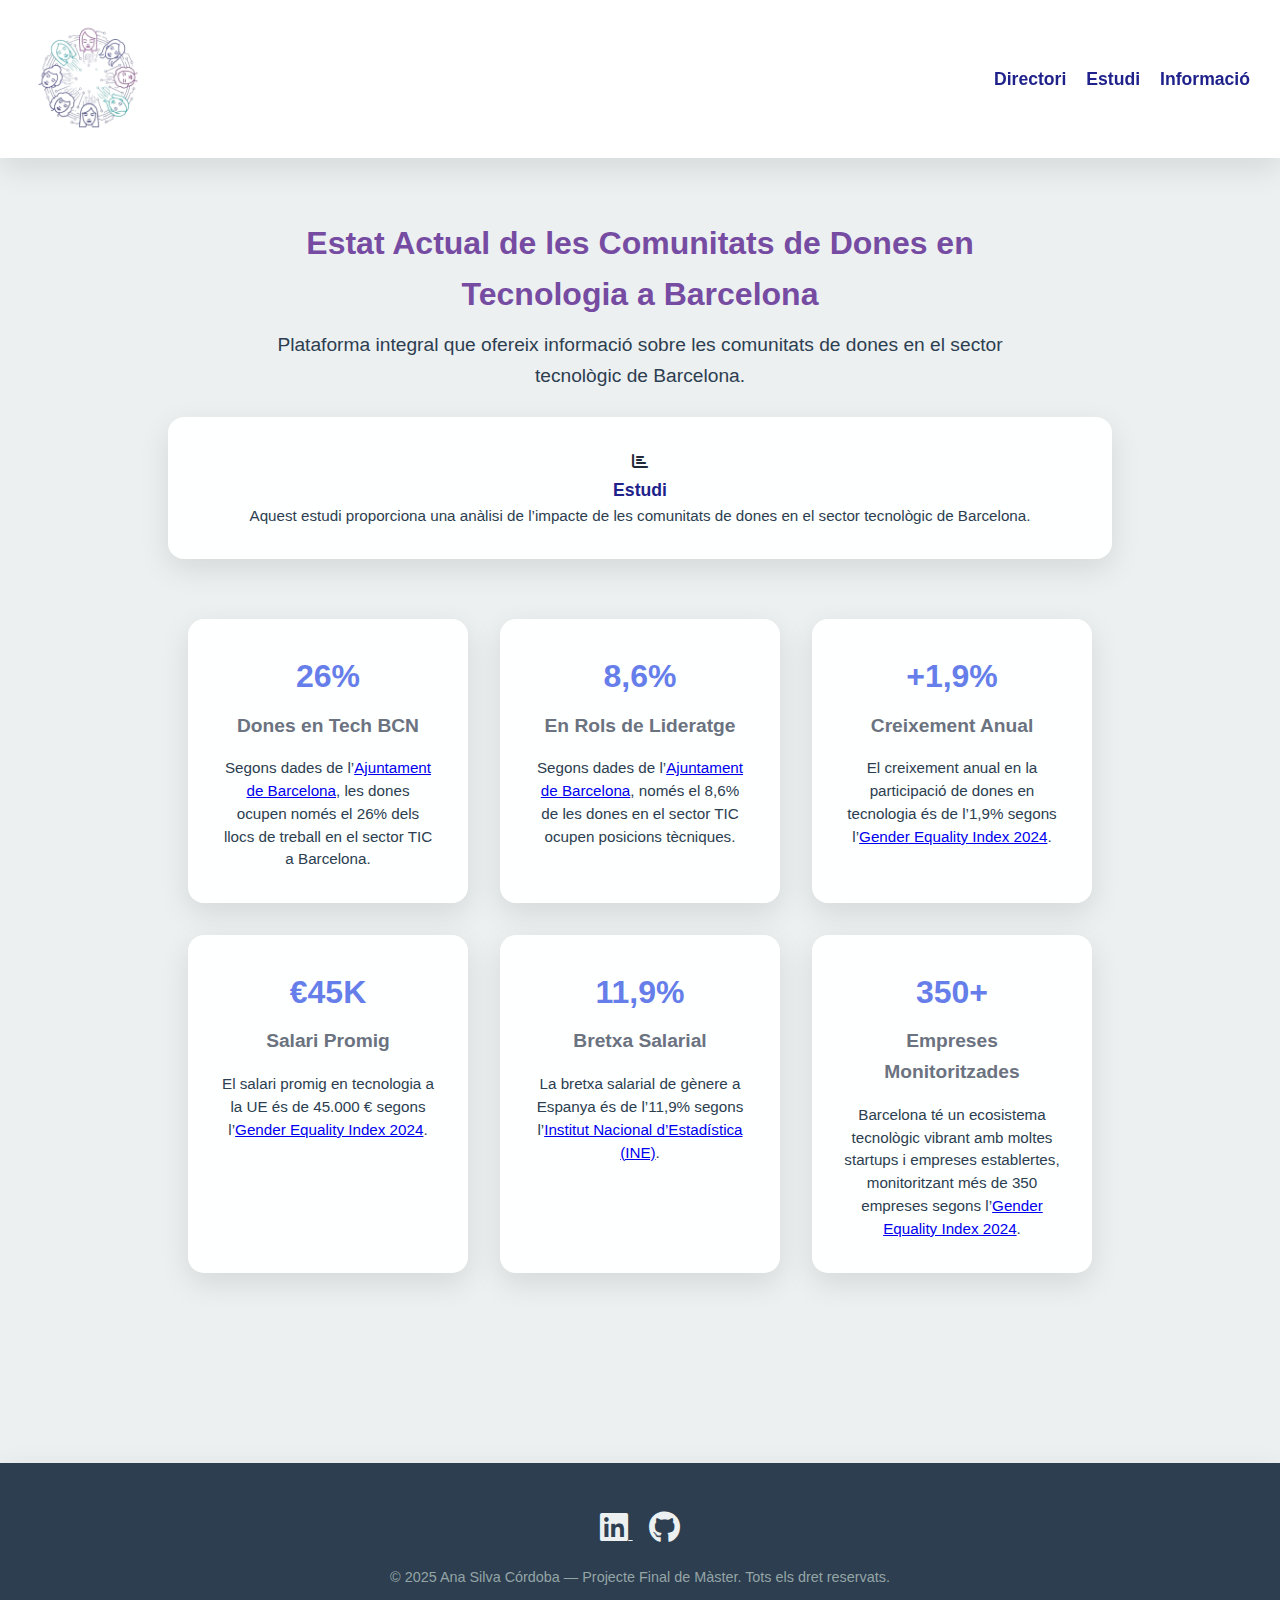
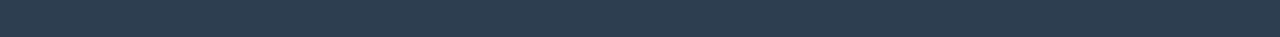
<file: index.html>
<!DOCTYPE html>
<html lang="es">

<head>
    <meta charset="UTF-8">
    <meta name="viewport" content="width=device-width, initial-scale=1.0">
    <title>proyecto Data-community</title>
    <link href="https://cdnjs.cloudflare.com/ajax/libs/font-awesome/6.0.0/css/all.min.css" rel="stylesheet">
    <link rel="stylesheet" href="./vista/css/index.css">
    <link rel="stylesheet" href="./vista/css/">
    <link rel="stylesheet" href="./vista/css/layout.css">
</head>

<body>
    <nav class="navbar">
        <div class="nav-container">
            <a href="./index.html" class="logo">
                <img src="./assets/images/logo-dona.png" alt="Logo" class="logo-img">
            </a>
            <ul class="nav-menu">
                <li><a href="./vista/directory.html" class="nav-link">Directori</a></li>
                <li><a href="./vista/dashboard.html" class="nav-link">Estudi</a></li>
                <li><a href="./vista/info.html" class="nav-link">Informació</a></li>
            </ul>
        </div>
    </nav>
    <main>
        <section class="hero">
            <div class="hero-content">
                <h2>Estat Actual de les <span class="highlight">Comunitats de Dones en Tecnologia</span> a
                    Barcelona</h2>
                <p>Plataforma integral que ofereix informació sobre les comunitats de dones en el sector tecnològic
                    de Barcelona.</p>

                <br>
            </div>

            <section class="stats-grid">
                <div class="stat-card">
                    <div class="feature-icon">
                        <i class="fas fa-chart-bar"></i>
                    </div>
                    <h3 class="chart-title"><a href="./vista/dashboard.html" class="nav-link">Estudi</a></h3>
                    <p>Aquest estudi proporciona una anàlisi de l’impacte de les comunitats de dones en el sector
                        tecnològic de Barcelona.</p>

                </div>
            </section>


            <section class="dashboard-section" id="datos">
                <div class="header">
                </div>
                <div class="stats-grid">
                    <div class="stat-card">
                        <div class="stat-number">26%</div>
                        <div class="stat-label">Dones en Tech BCN</div>
                        <p>Segons dades de l’<a href="https://ajuntament.barcelona.cat/dones/es/tecnologia-0">Ajuntament
                                de Barcelona</a>, les dones ocupen només el 26% dels llocs de treball en el sector
                            TIC a Barcelona.</p>
                    </div>
                    <div class="stat-card">
                        <div class="stat-number">8,6%</div>
                        <div class="stat-label">En Rols de Lideratge</div>
                        <p>Segons dades de l’<a href="https://ajuntament.barcelona.cat/dones/es/tecnologia-0">Ajuntament
                                de Barcelona</a>, només el 8,6% de les dones en el sector TIC ocupen posicions
                            tècniques.</p>
                    </div>
                    <div class="stat-card">
                        <div class="stat-number">+1,9%</div>
                        <div class="stat-label">Creixement Anual</div>
                        <p>El creixement anual en la participació de dones en tecnologia és de l’1,9% segons l’<a
                                href="https://eige.europa.eu/gender-equality-index/2019/ES">Gender Equality Index
                                2024</a>.</p>
                    </div>
                    <div class="stat-card">
                        <div class="stat-number">€45K</div>
                        <div class="stat-label">Salari Promig</div>
                        <p>El salari promig en tecnologia a la UE és de 45.000 € segons l’<a
                                href="https://eige.europa.eu/gender-equality-index/2019/ES">Gender Equality Index
                                2024</a>.</p>
                    </div>
                    <div class="stat-card">
                        <div class="stat-number">11,9%</div>
                        <div class="stat-label">Bretxa Salarial</div>
                        <p>La bretxa salarial de gènere a Espanya és de l’11,9% segons l’<a
                                href="https://www.ine.es/ss/Satellite?L=es_ES&c=INESeccion_C&cid=1259925530071&p=%5C&pagename=ProductosYServicios%2FPYSLayout&param1=PYSDetalle&param3=1259924822888">Institut
                                Nacional d’Estadística (INE)</a>.</p>
                    </div>
                    <div class="stat-card">
                        <div class="stat-number">350+</div>
                        <div class="stat-label">Empreses Monitoritzades</div>
                        <p>Barcelona té un ecosistema tecnològic vibrant amb moltes startups i empreses
                            establertes, monitoritzant més de 350 empreses segons l’<a
                                href="https://eige.europa.eu/gender-equality-index/2019/ES">Gender Equality Index
                                2024</a>.</p>
                    </div>
                </div>
            </section>

    </main>
    <footer class="footer">
        <div class="footer-container">
            <div class="footer-content">
                <div class="footer-left">
                </div>
                <div class="footer-right">
                    <div class="social-links">
                        <a href="https://www.linkedin.com/in/ana-lucia-silva-cordoba/">
                            <i class="fab fa-linkedin fa-2x" aria-hidden="true"></i>
                            <span class="sr-only">LinkedIn</span>
                        </a>
                        <a href="https://github.com/alusilcof5"><i class="fab fa-github fa-2x"
                                aria-hidden="true"></i><span class="sr-only">GitHub</span></a>
                    </div>

                </div>
            </div>
            <div class="footer-bottom">
                <p>&copy; 2025 Ana Silva Córdoba — Projecte Final de Màster. Tots els dret reservats.</p>
            </div>
        </div>
    </footer>

</body>

</html>
</file>
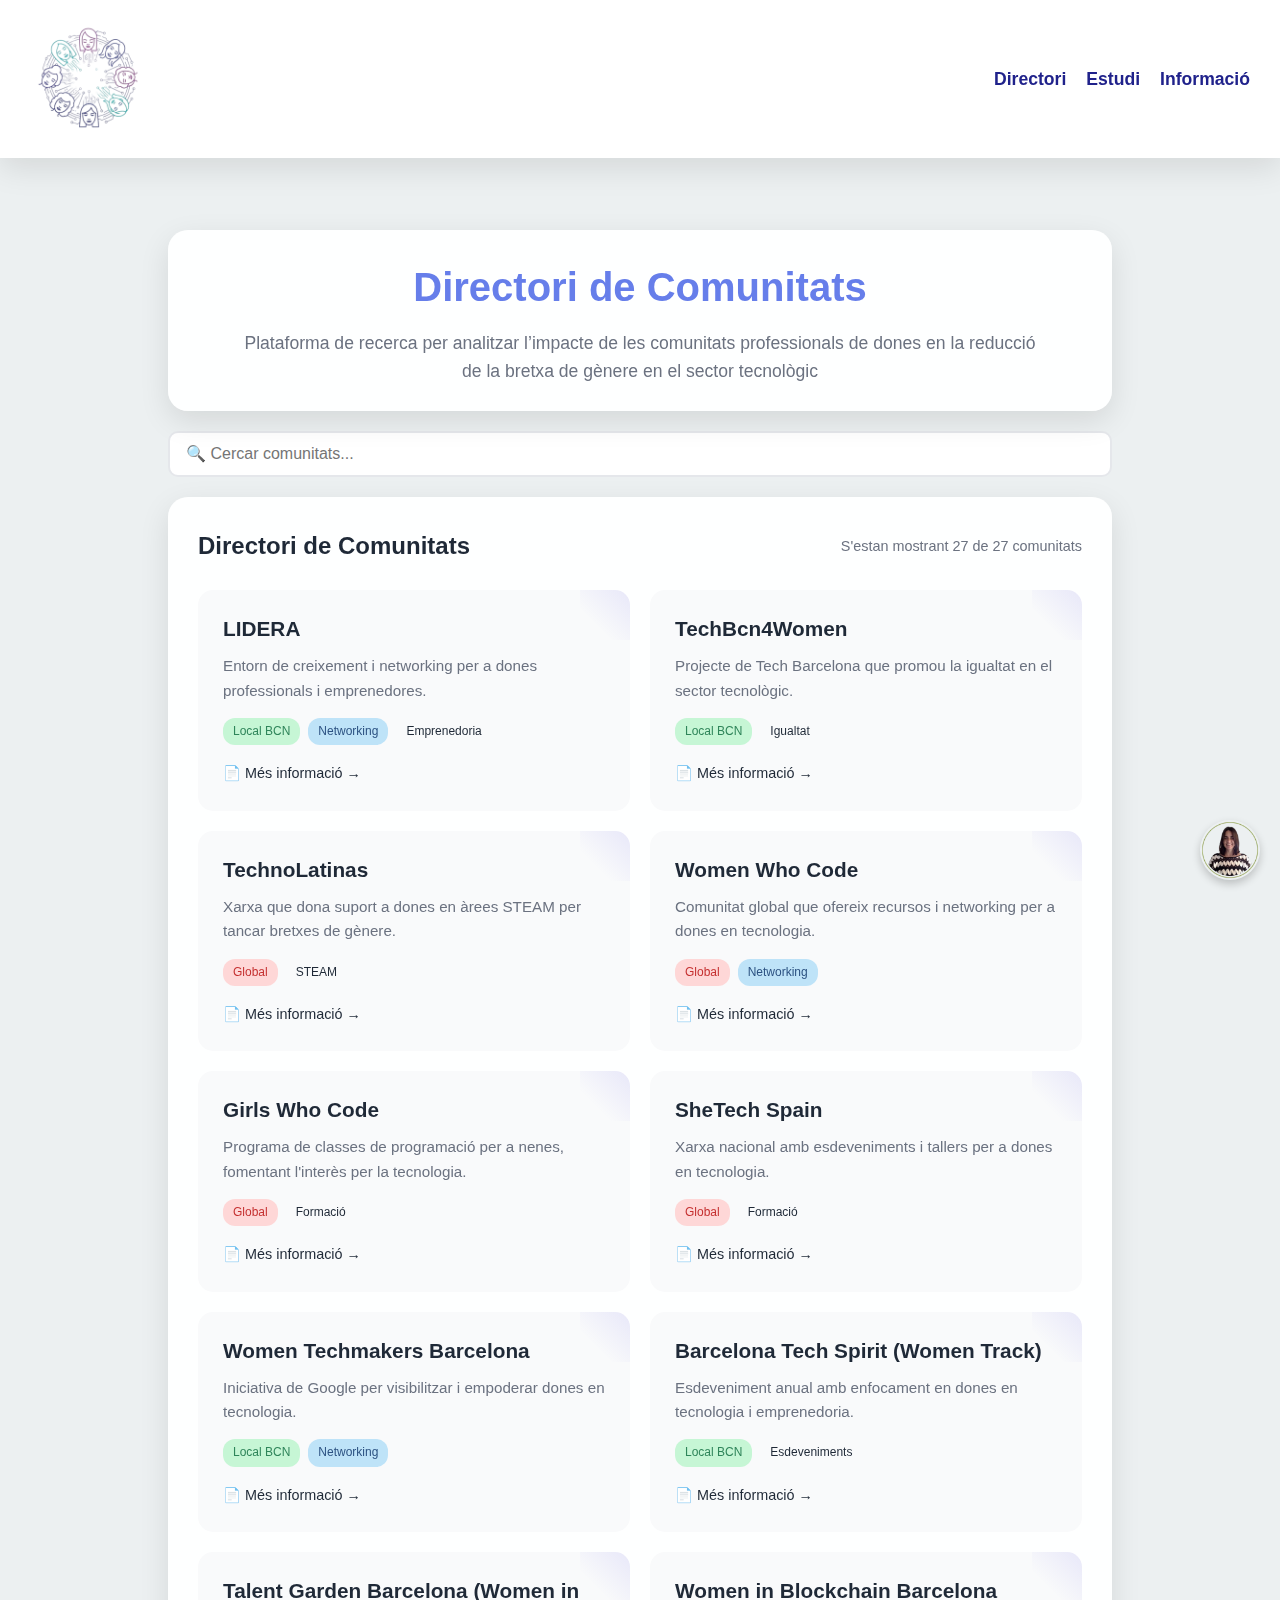
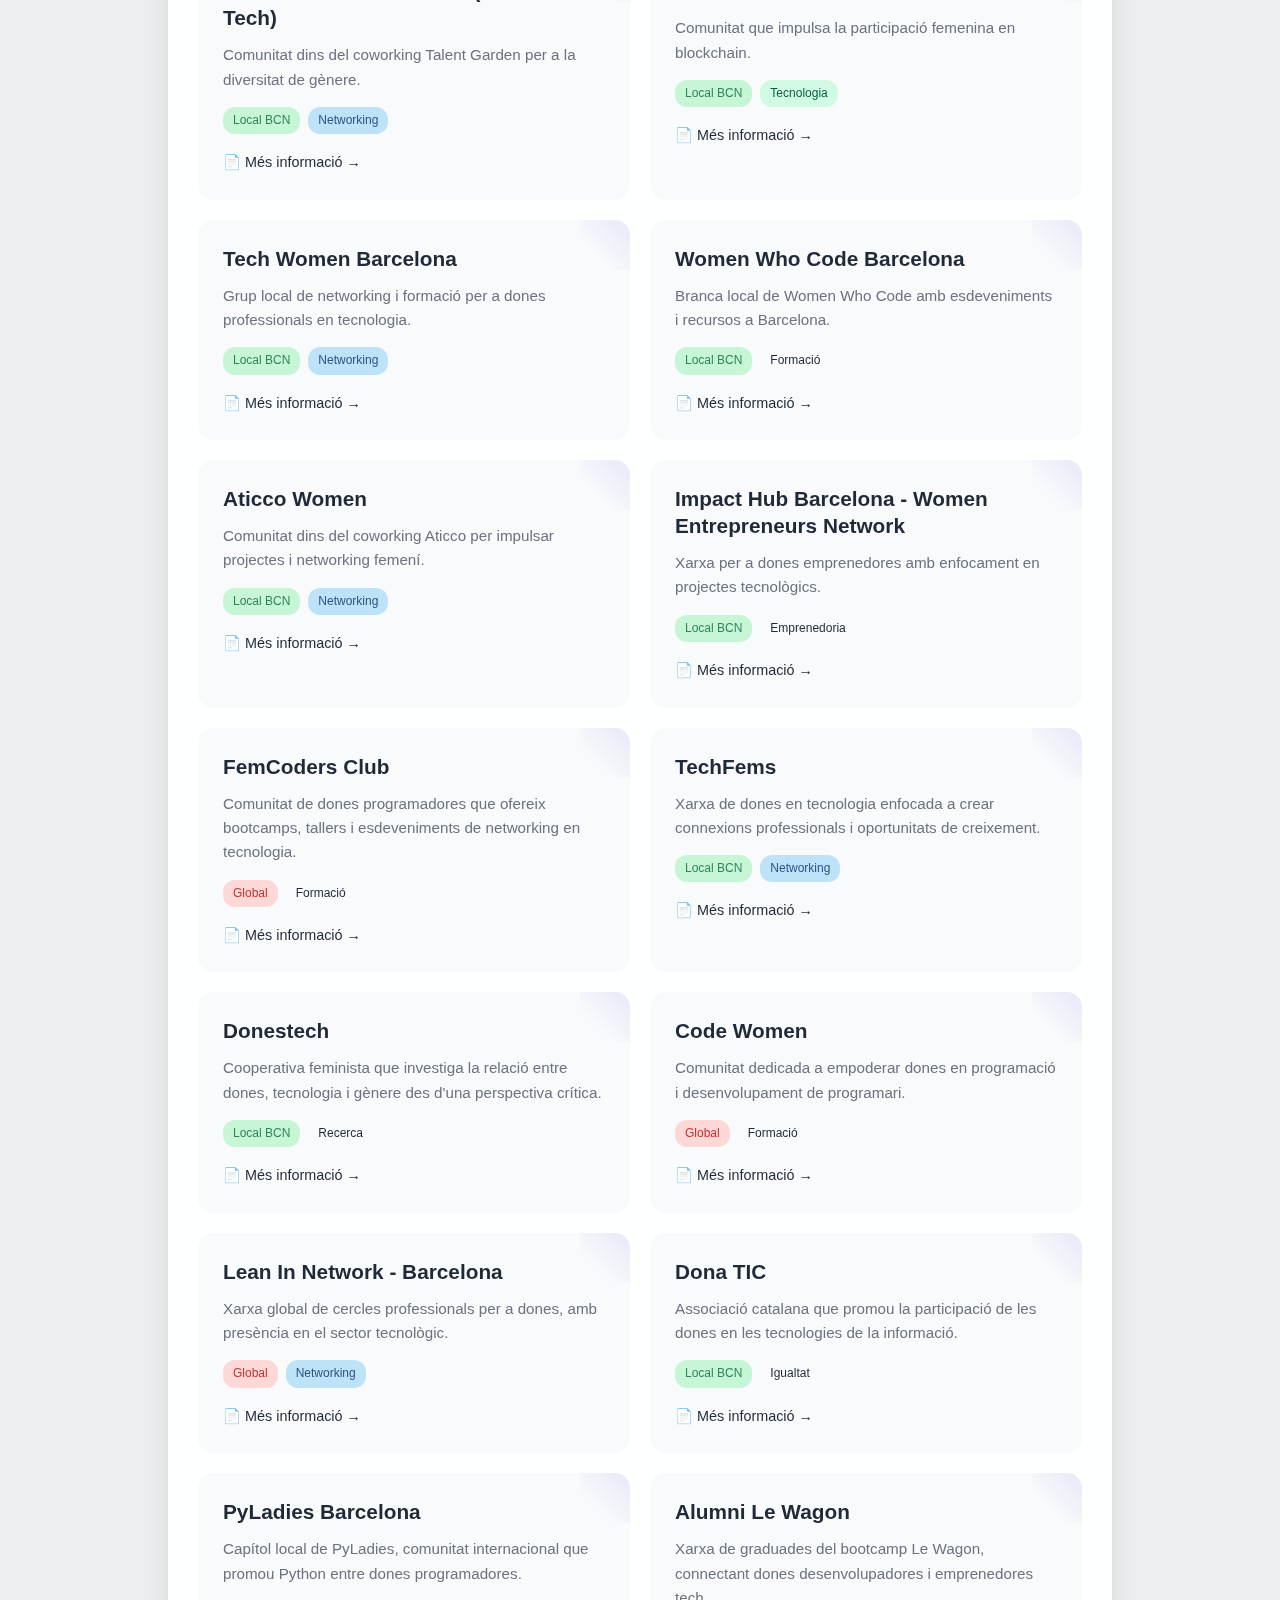
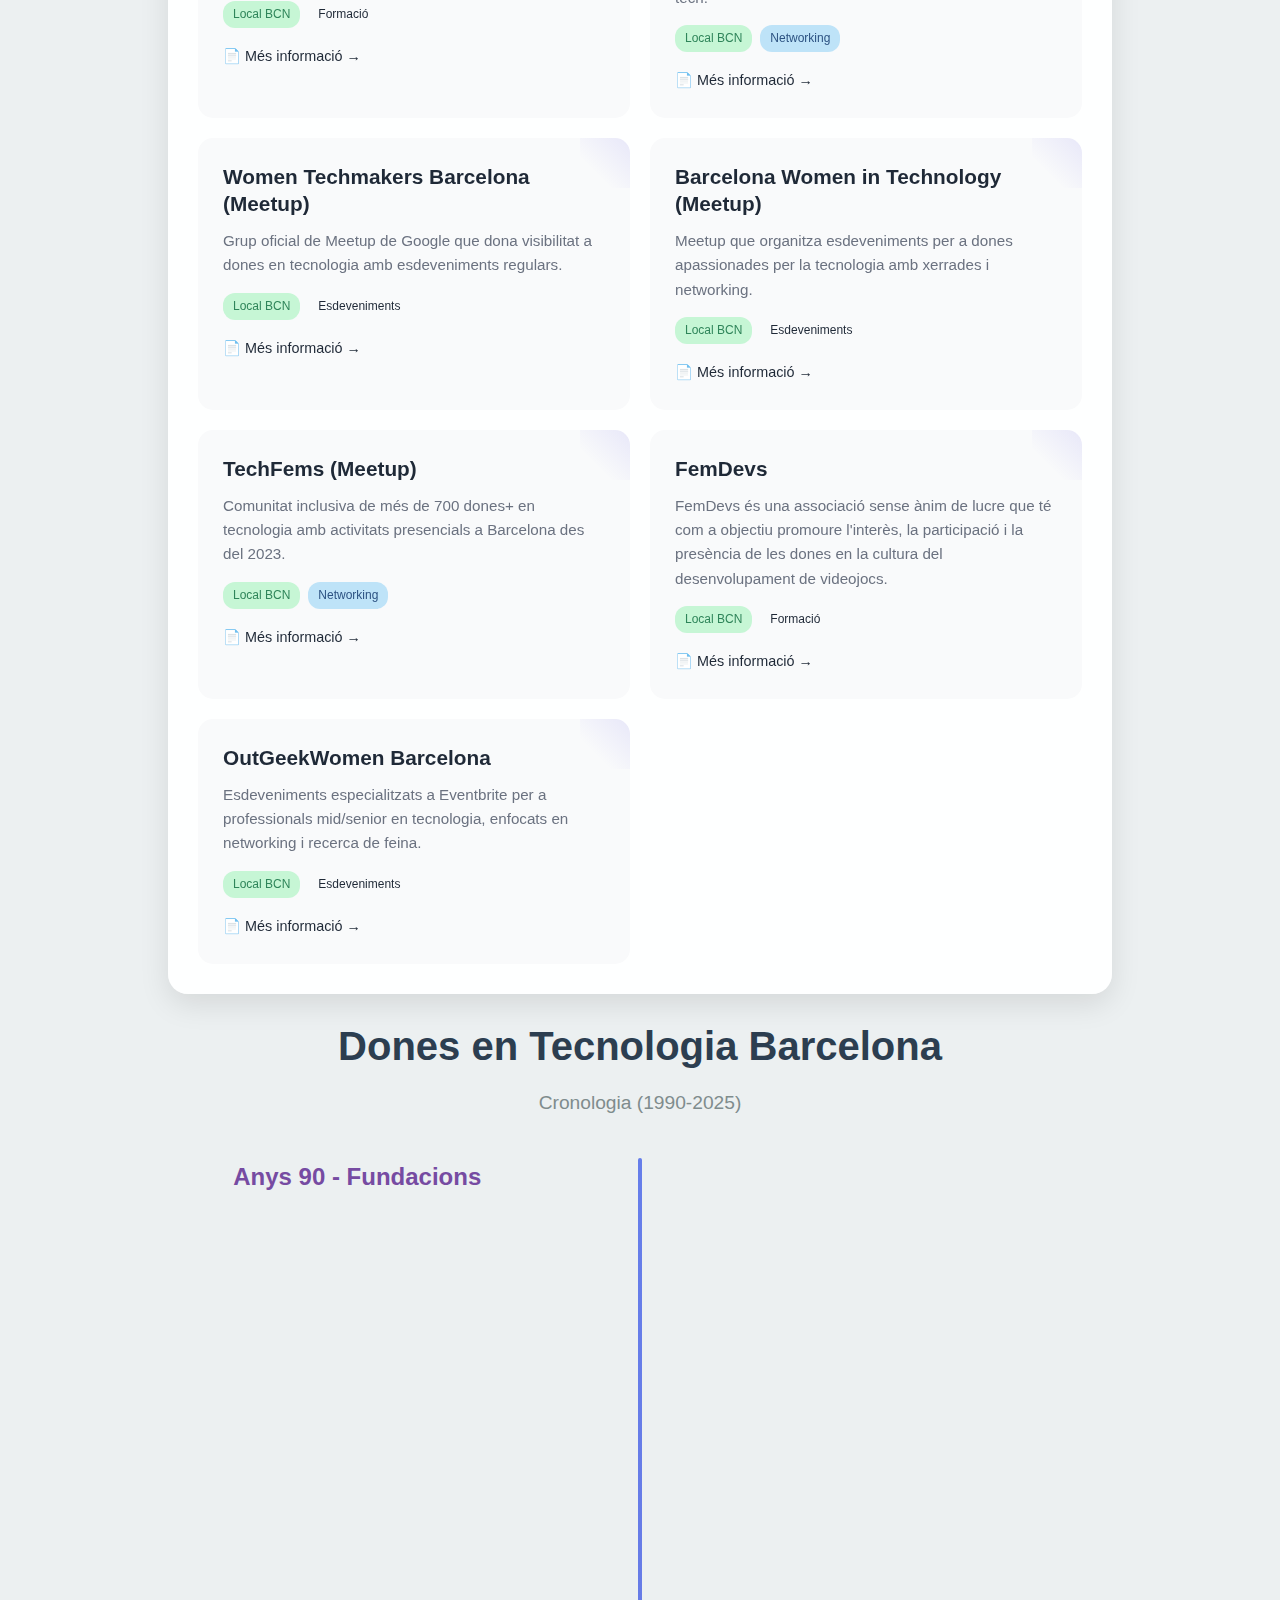
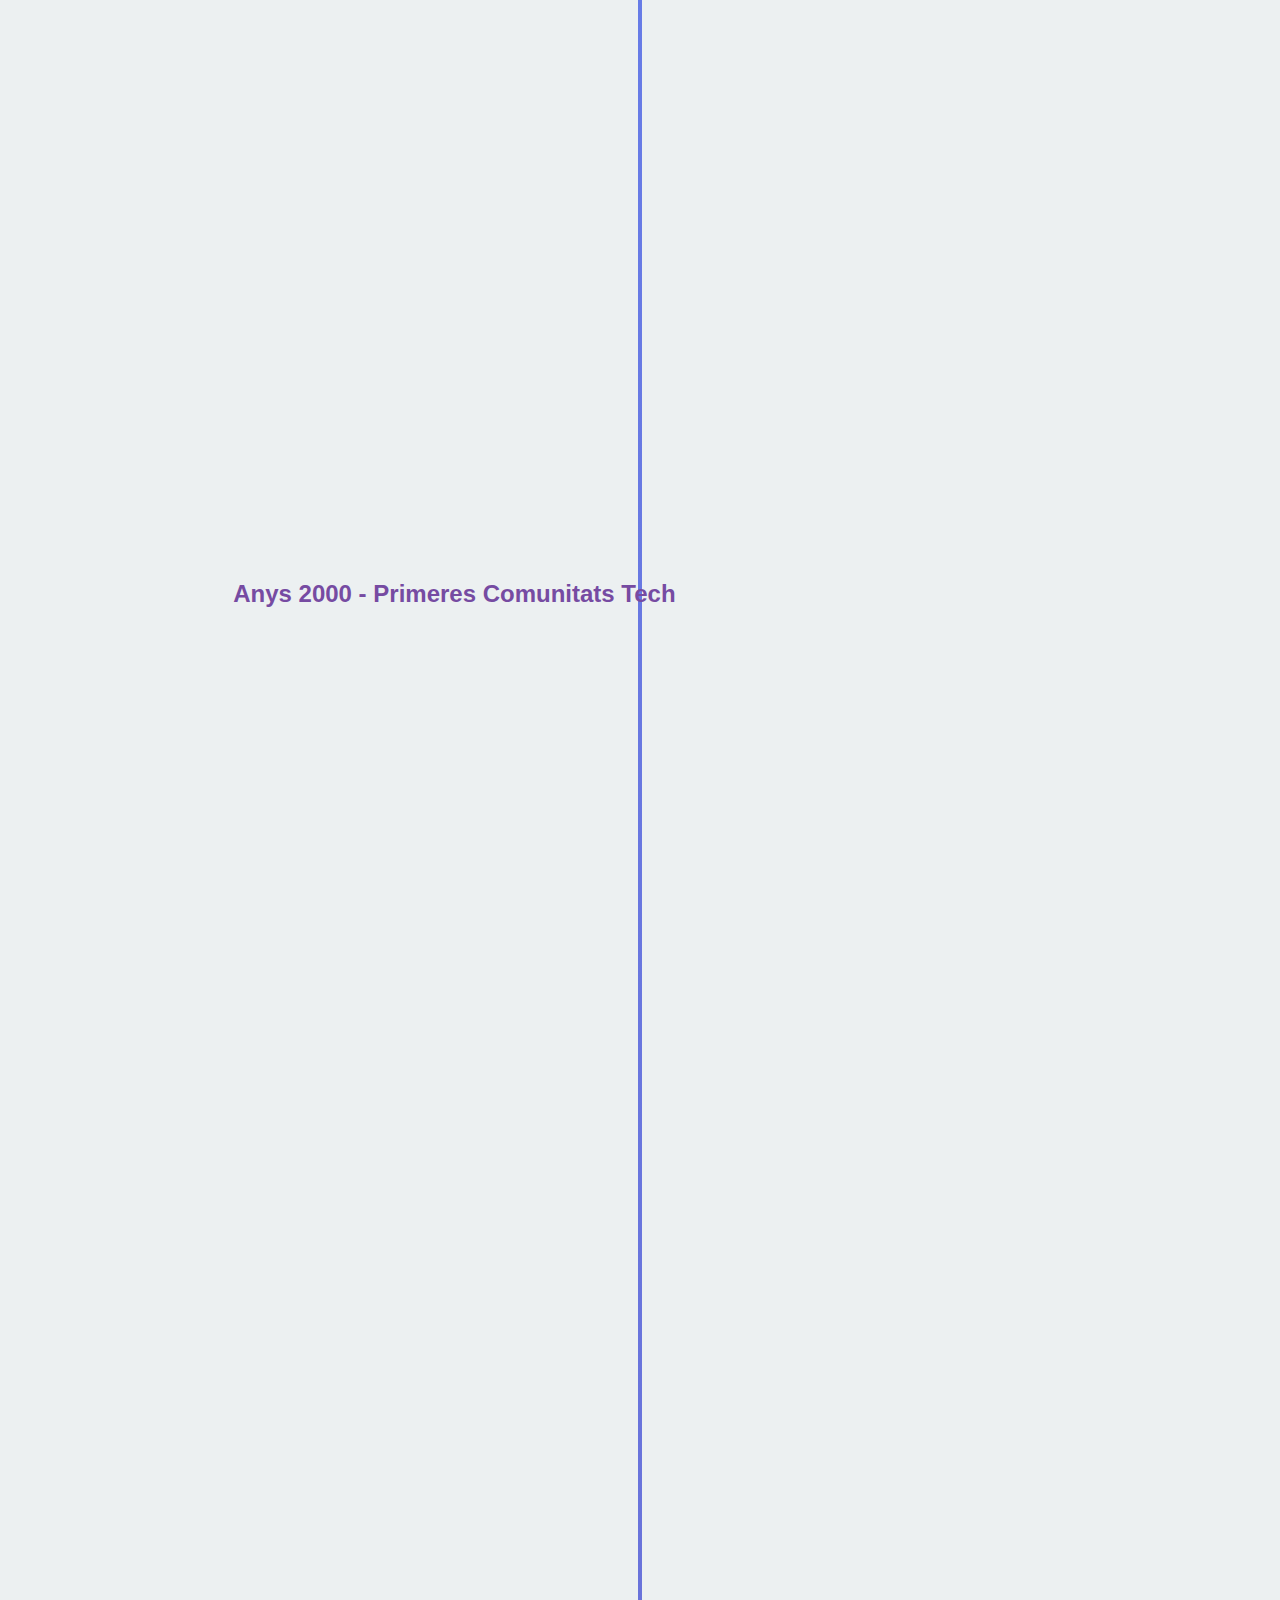
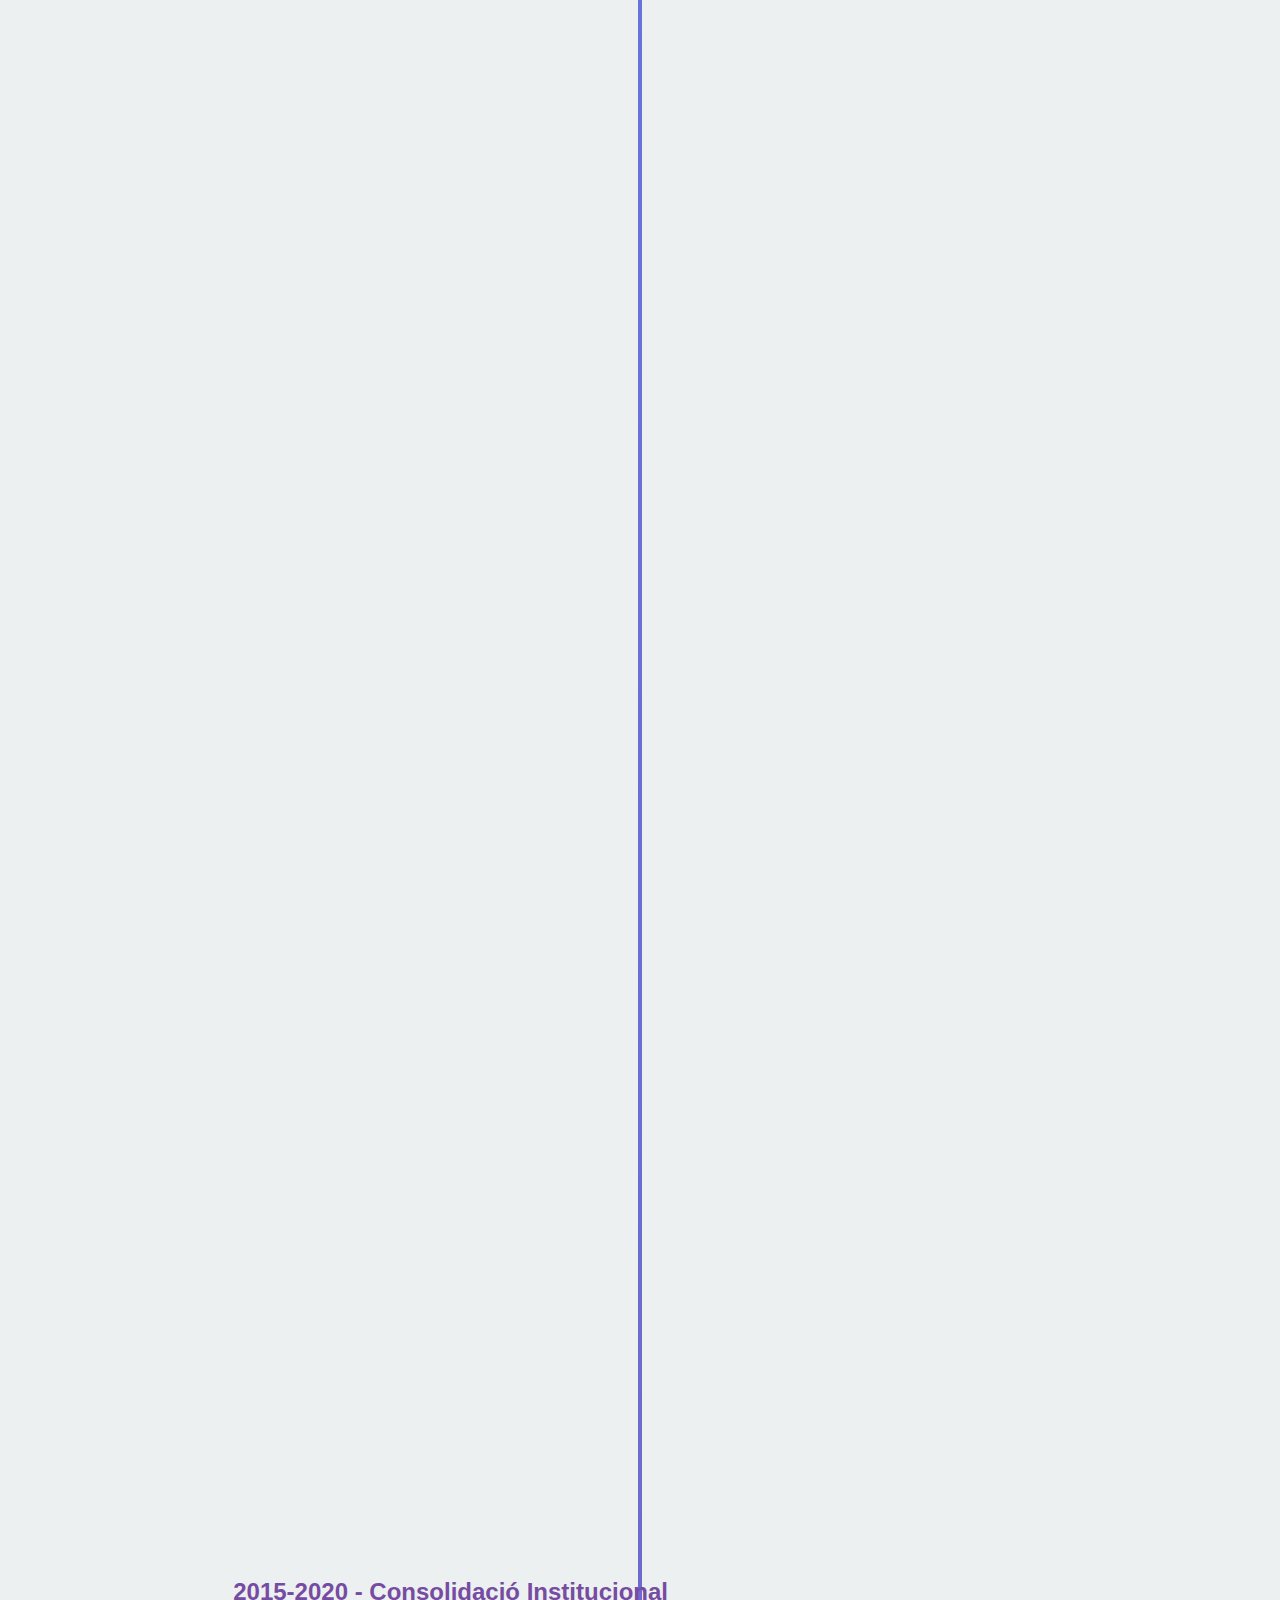
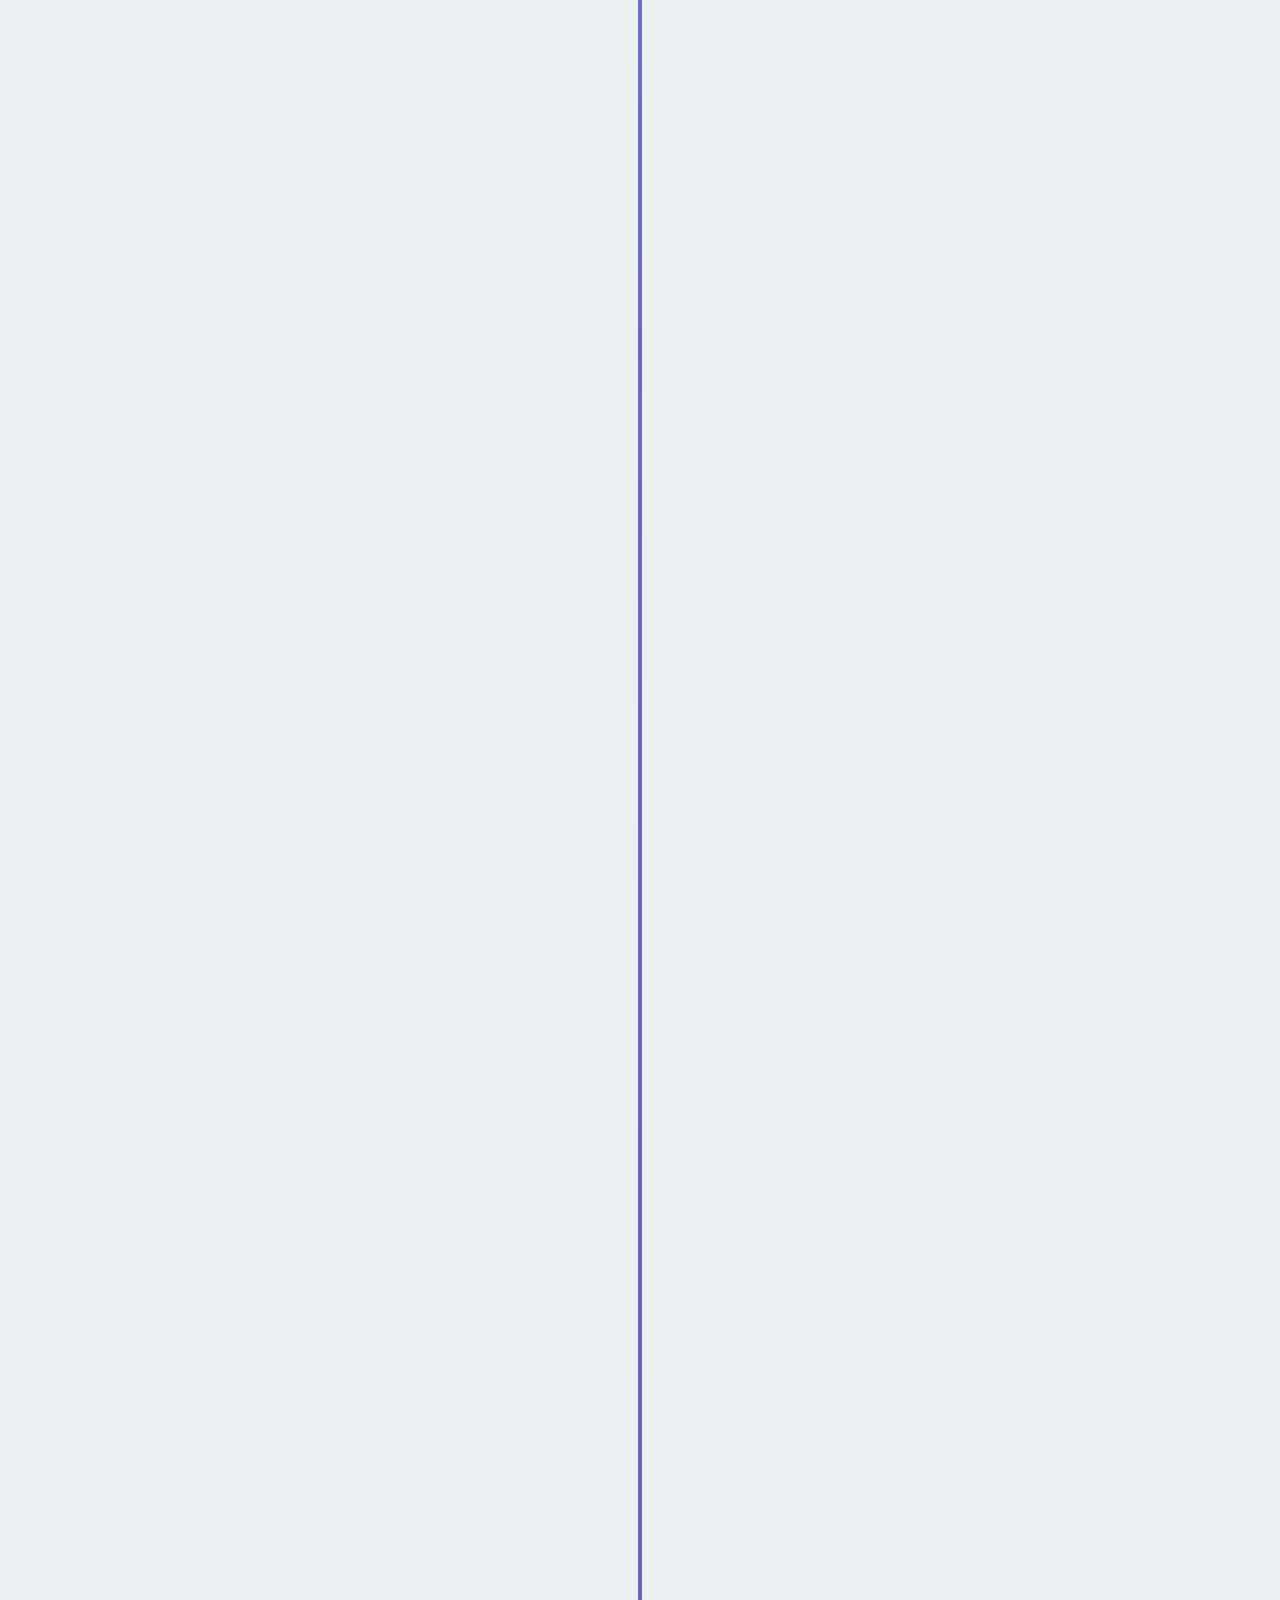
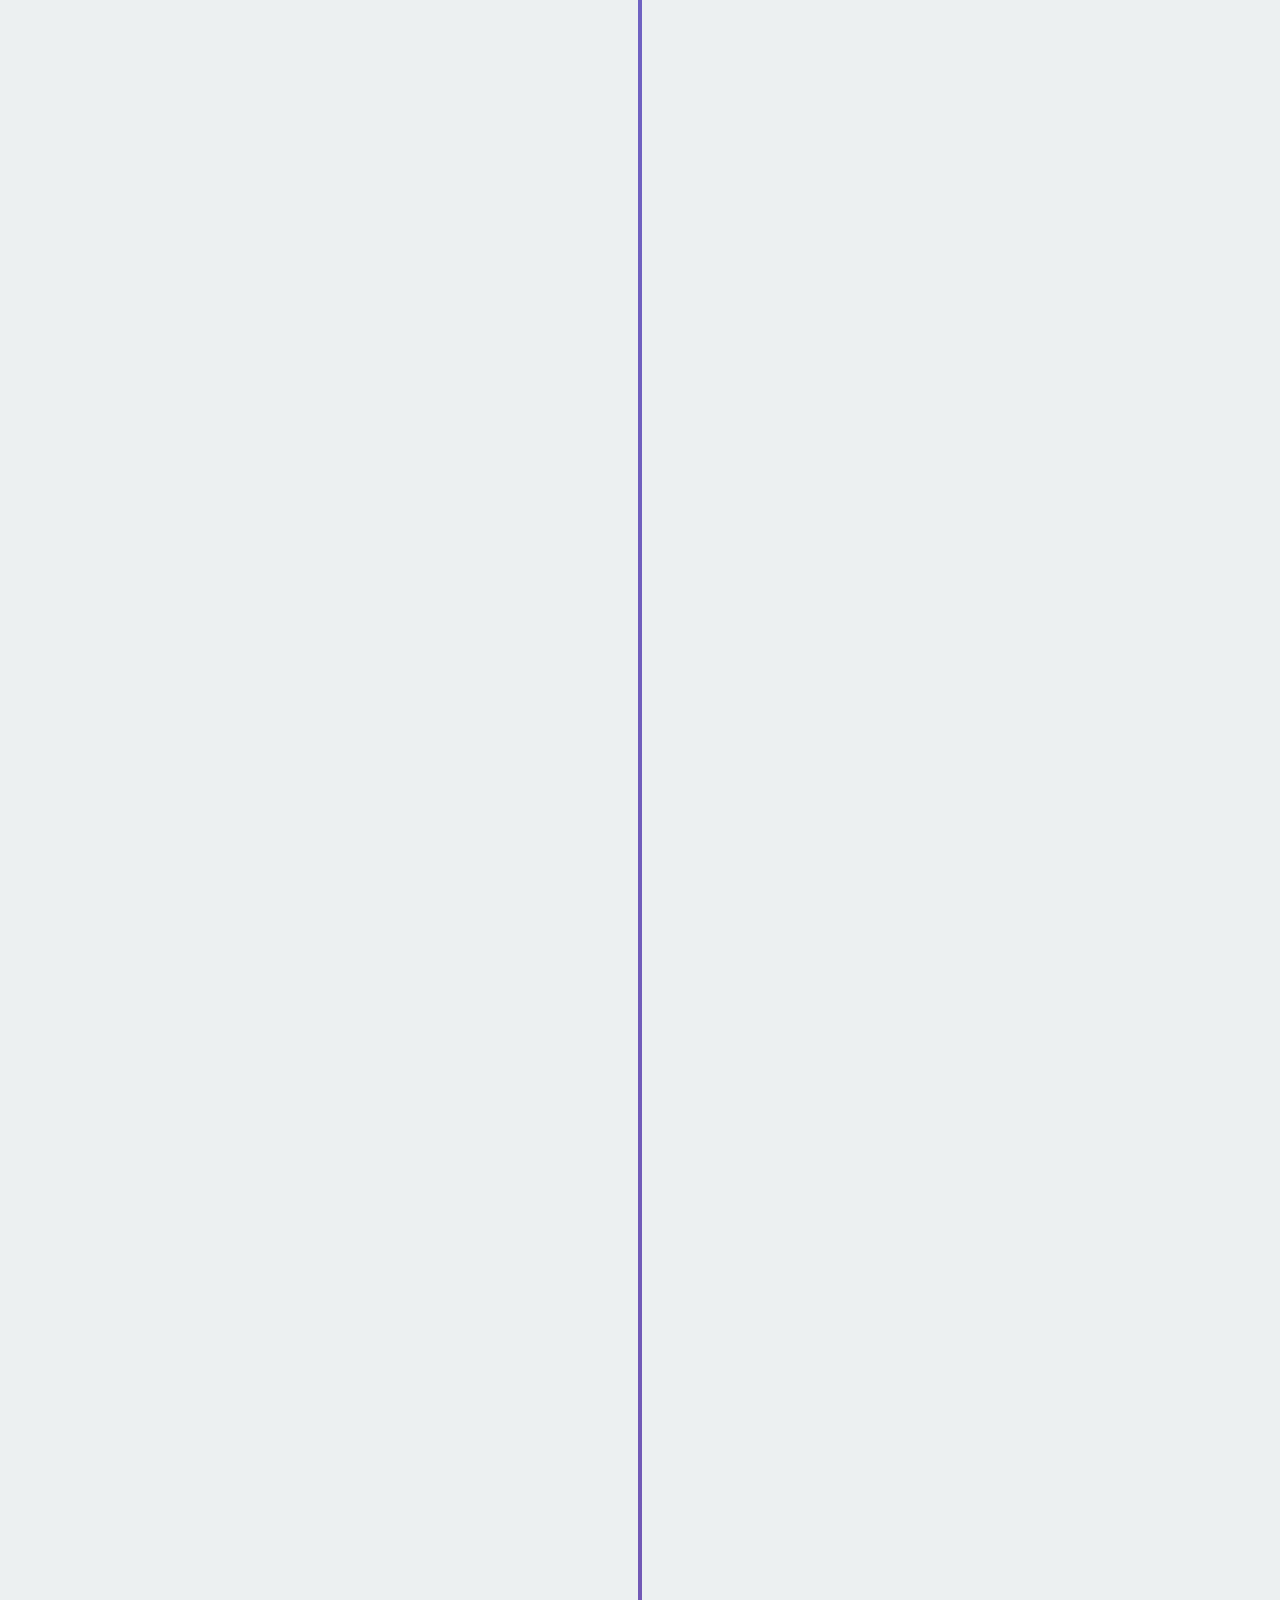
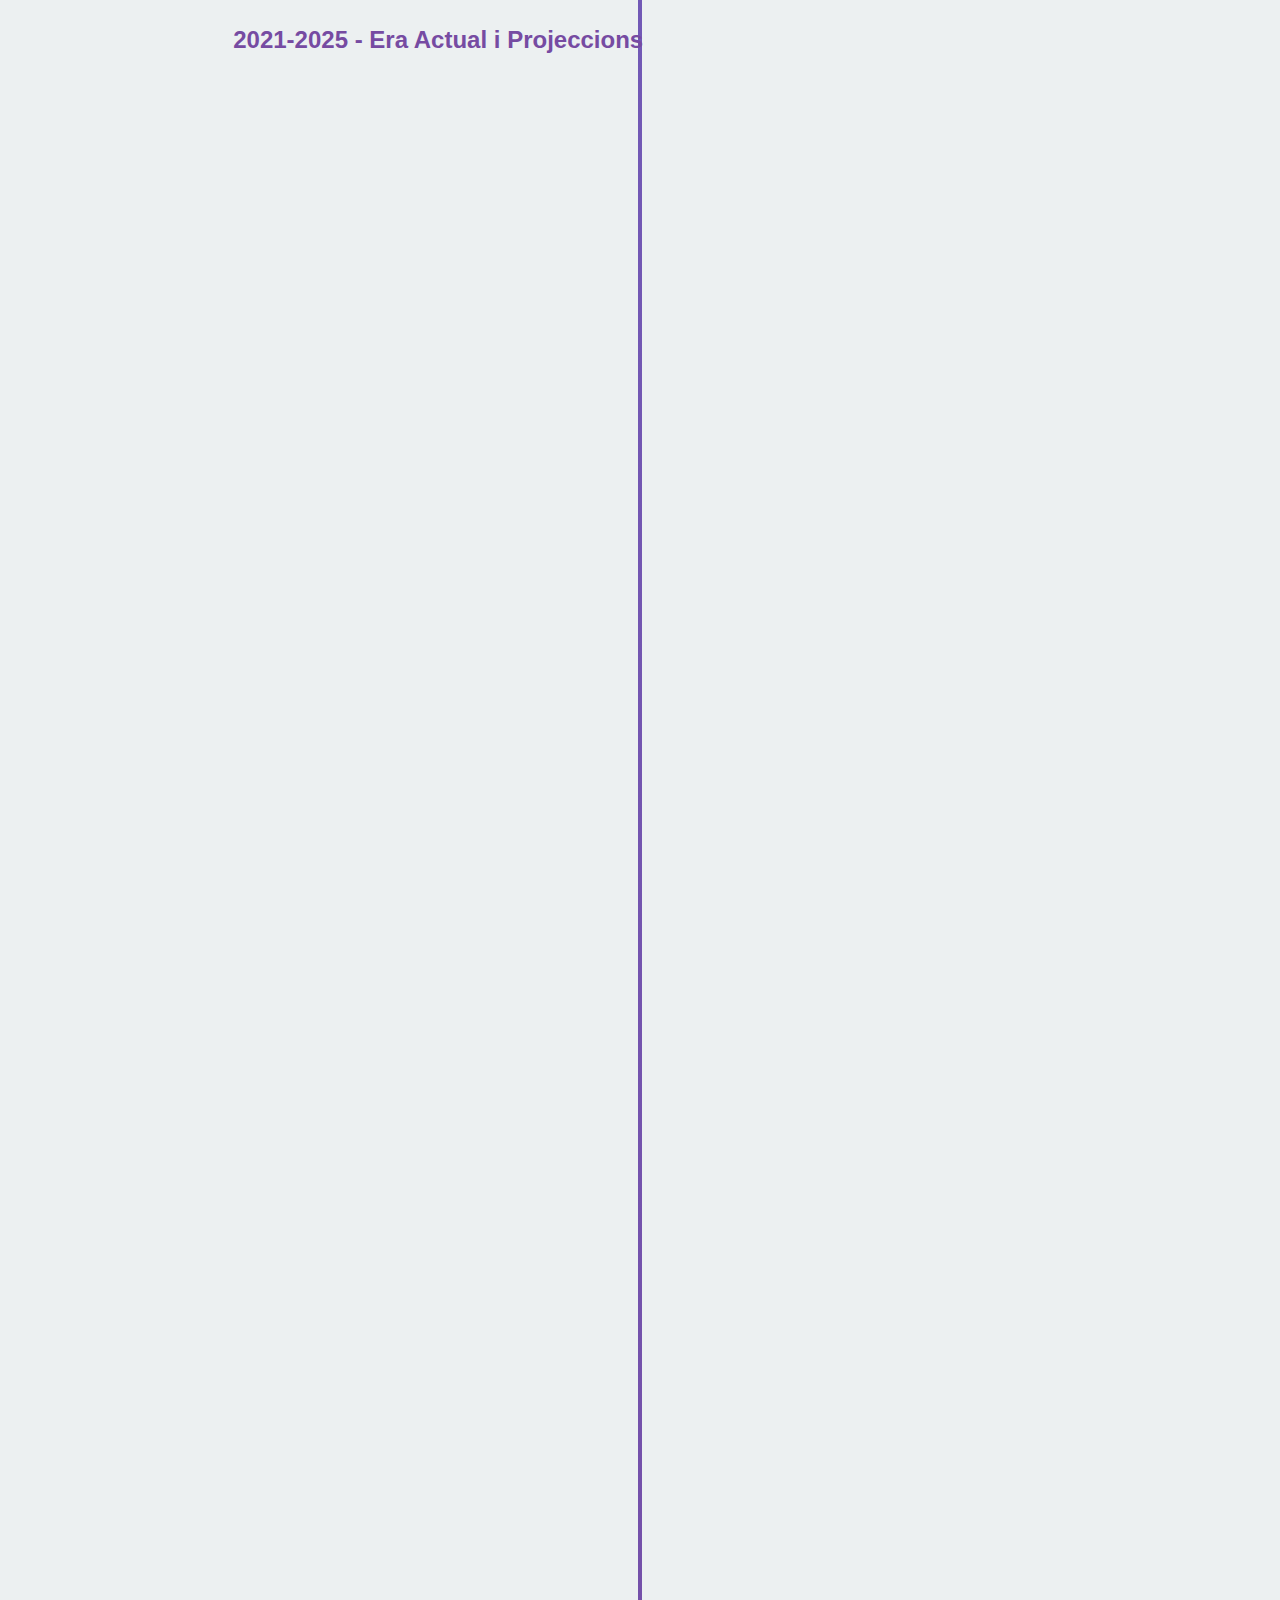
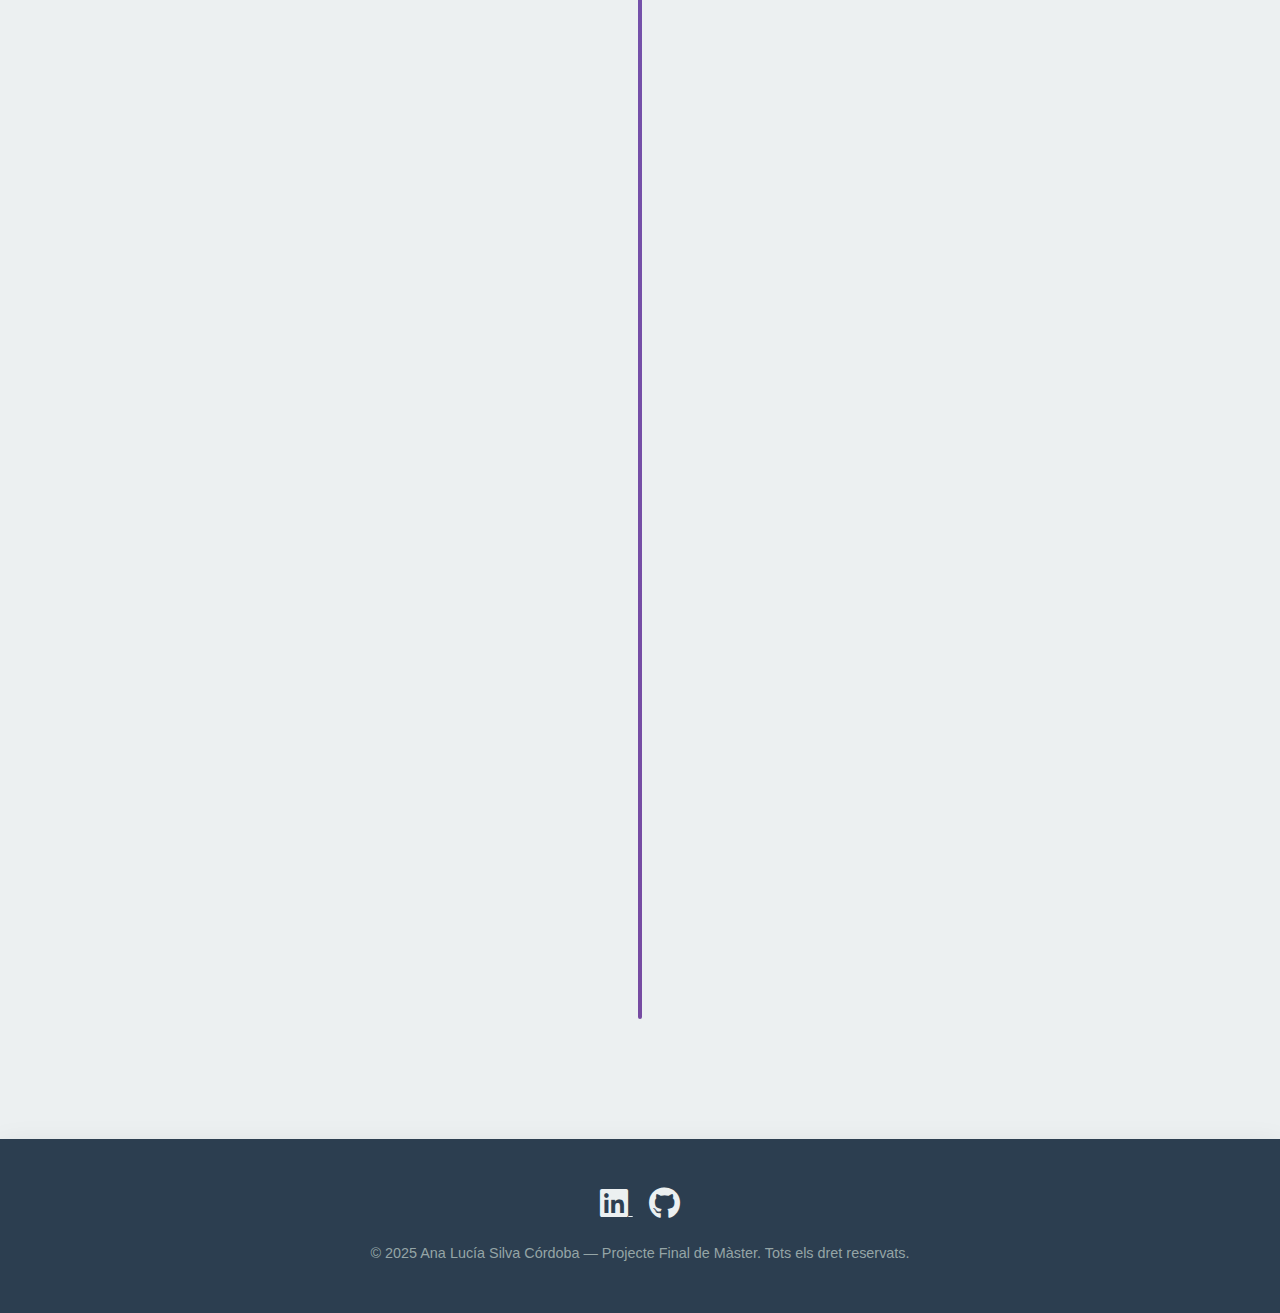
<file: vista/directory.html>
<!DOCTYPE html>
<html lang="es">

<head>
    <meta charset="UTF-8">
    <meta name="viewport" content="width=device-width, initial-scale=1.0">
    <link href="https://cdnjs.cloudflare.com/ajax/libs/font-awesome/6.0.0/css/all.min.css" rel="stylesheet">
    <link rel="stylesheet" href="./css/directory.css">
    <link rel="stylesheet" href="./css/index.css">
    <link rel="stylesheet" href="./css/study.css">
    <link rel="stylesheet" href="./css/layout.css">
    <link rel="stylesheet" href="./css/chatbot.css">


    <title>Directorio de Comunidades de Mujeres en Tecnología - Barcelona</title>
</head>

<body>
    <nav class="navbar">
        <div class="nav-container">
            <a href="../index.html" class="logo">
                <img src="../assets/images/logo-dona.png" alt="Logo" class="logo-img">
            </a>
            <ul class="nav-menu">
                <li><a href="./directory.html" class="nav-link">Directori</a></li>
                <li><a href="./dashboard.html" class="nav-link">Estudi</a></li>
                <li><a href="./info.html" class="nav-link">Informació</a></li>
            </ul>
        </div>
    </nav>

    <main>
    <div class="container">
        <div class="header">
            <br>
            <h1>Directori de Comunitats</h1>
            <p>Plataforma de recerca per analitzar l’impacte de les comunitats professionals de dones en la reducció de
                la bretxa de gènere en el sector tecnològic</p>
            <br>
        </div>

        <input type="text" class="search-box" id="searchBox" placeholder="🔍 Cercar comunitats...">

        <div class="communities-section">
            <div class="section-header">
                <h2 class="section-title">Directori de Comunitats</h2>
                <div class="results-count" id="resultsCount">Mostrant totes les comunitats</div>
            </div>

            <div class="community-grid" id="communitiesGrid">
                <!-- Les comunitats es carregaran aquí -->
            </div>

            <div class="no-results" id="noResults" style="display: none;">
                <h3>No s’han trobat comunitats</h3>
                <p>Intenta ajustar la cerca</p>
            </div>
        </div>


        <div class="container">
            <h1>Dones en Tecnologia Barcelona</h1>
            <p class="subtitle">Cronologia (1990-2025)</p>
            <div class="timeline">
                <div class="decade-marker">Anys 90 - Fundacions</div>

                <div class="timeline-item left" style="--index: 1">
                    <div class="content">
                        <h2>1996</h2>
                        <p><span class="badge">Teoria</span>Publicació sobre <span class="highlight">síndromes
                                culturals</span>. La publicació sobre síndromes culturals per Harry Triandis el 1996 és
                            fonamental perquè introdueix un marc teòric sòlid per entendre com les normes, valors i
                            creences compartides per una cultura influeixen en el comportament col·lectiu de les
                            persones. Proporciona l'andamiatge teòric per analitzar com la cultura impacta el gènere en
                            tecnologia.</p>
                    </div>
                </div>

                <div class="timeline-item right" style="--index: 2">
                    <div class="content">
                        <h2>1997-1998</h2>
                        <p><span class="badge">Xarxa local</span>Fundació de <span class="highlight">Barcelona Women's
                                Network</span>. La creació de Barcelona Women’s Network (BWN) representa un moment clau
                            en la construcció d'espais de suport, visibilitat i comunitat per a dones professionals en
                            contextos internacionals. Tot i que no va sorgir específicament en el sector tecnològic, el
                            seu impacte anticipa les xarxes actuals que promouen l'equitat de gènere en tecnologia.</p>
                    </div>
                </div>

                <div class="decade-marker">Anys 2000 - Primeres Comunitats Tech</div>

                <div class="timeline-item left" style="--index: 3">
                    <div class="content">
                        <h2>2006</h2>
                        <p><span class="badge">Grassroots</span>Llançament de <span class="highlight">Dones en
                                Xarxa</span>, impulsant l’ús de TIC per a la participació pública de dones i enfortint
                            la seva visibilitat digital a Catalunya. Inicis de <span class="highlight">Donestech</span>,
                            cooperativa feminista de recerca sobre dones i tecnologia. L’any 2006 marca un punt
                            d’inflexió a l’ecosistema digital català i espanyol: per primera vegada, emergeixen
                            iniciatives feministes de base (grassroots) que articulen l’ús de les TIC no només com a
                            eina tècnica, sinó com a mitjà polític, social i cultural per empoderar les dones.</p>
                    </div>
                </div>

                <div class="timeline-item right" style="--index: 4">
                    <div class="content">
                        <h2>2007</h2>
                        <p><span class="badge">Mentoria</span>Inicis del <span class="highlight">PWN Barcelona Mentoring
                                Program</span> el 2007 marca un pas estratègic en la promoció del lideratge femení
                            mitjançant una eina clau: la mentoria estructurada entre dones professionals. Tot i que el
                            seu programa formal es va llançar el 2016, aquest punt de partida és fonamental perquè
                            introdueix una cultura de mentoria amb perspectiva de gènere a Barcelona, en un moment en
                            què el concepte encara no estava estès ni normalitzat en molts sectors, inclòs el
                            tecnològic.</p>
                    </div>
                </div>

                <div class="timeline-item left" style="--index: 5">
                    <div class="content">
                        <h2>2010</h2>
                        <p><span class="badge">Comunitat</span>Primers esdeveniments de <span class="highlight">Girls in
                                Tech Barcelona</span> és una fita clau perquè introdueix per primera vegada a la ciutat
                            una comunitat centrada específicament en empoderar dones joves en l'àmbit tecnològic i
                            emprenedor. Marca el naixement d’una comunitat que impulsa activament la participació de
                            dones joves en la tecnologia i l’emprenedoria, plantant les bases per a una generació de
                            líders digitals amb perspectiva de gènere.</p>
                    </div>
                </div>

                <div class="timeline-item right" style="--index: 6">
                    <div class="content">
                        <h2>2012</h2>
                        <p><span class="badge">Comunitat</span>Fundació de <span class="highlight">AdaJS
                                Barcelona</span>, grup local que promou l’aprenentatge pràctic de JavaScript entre dones
                            i crea espais de col·laboració tècnica. La fundació d’AdaJS Barcelona és important perquè
                            combina formació tècnica, empoderament i comunitat per reduir la bretxa de gènere en
                            programació, ajudant a què més dones accedeixin, romanguin i prosperin en el món del
                            desenvolupament web.</p>
                    </div>
                </div>

                <div class="timeline-item left" style="--index: 7">
                    <div class="content">
                        <h2>2013</h2>
                        <p><span class="badge">Visibilitat</span>Primera celebració de l’<span class="highlight">Ada
                                Lovelace Day Barcelona</span> en format local, destacant els èxits de dones en ciència i
                            tecnologia i fomentant referents femenins.</p>
                    </div>
                </div>

                <div class="timeline-item right" style="--index: 8">
                    <div class="content">
                        <h2>2014</h2>
                        <p><span class="badge">Capacitació</span>Llançament de <span class="highlight">Rails Girls
                                Barcelona</span>, part del moviment global per ensenyar desenvolupament web a dones
                            sense experiència prèvia en programació.</p>
                    </div>
                </div>

                <div class="decade-marker">2015-2020 - Consolidació Institucional</div>

                <div class="timeline-item left" style="--index: 9">
                    <div class="content">
                        <h2>2015</h2>
                        <p><span class="badge">Política pública</span>Inici de programes de suport a dones emprenedores
                            per <span class="highlight">Barcelona Activa</span> i llançament de <span
                                class="highlight">LIDERA</span>, integrant l’equitat de gènere en l’emprenedoria tech.
                            Adopció oficial de l’Agenda 2030 i l’ODS 5. És important perquè marca el reconeixement
                            institucional del paper de les dones en l’economia digital, articulant polítiques públiques
                            concretes amb objectius globals d’igualtat (ODS 5). Representa un punt d’inflexió: del
                            comunitari a l’estructural.</p>
                    </div>
                </div>

                <div class="timeline-item right" style="--index: 10">
                    <div class="content">
                        <h2>2016</h2>
                        <p><span class="badge">Mentoria</span>Llançament formal del programa de mentoria de <span
                                class="highlight">PWN Barcelona</span>. Fundació de <span class="highlight">Lean In
                                Network BCN</span>, connectant dones professionals per avançar en les seves carreres.
                        </p>
                    </div>
                </div>

                <div class="timeline-item left" style="--index: 11">
                    <div class="content">
                        <h2>2017</h2>
                        <p><span class="badge">Educació</span>Publicació de la UNESCO sobre educació STEM per a nenes.
                            El 2017 és clau perquè marca l’articulació entre el diagnòstic global del problema de gènere
                            a STEM (UNESCO, estudis sobre estereotips) i la creació de solucions educatives locals com
                            AllWomen Tech, que aborden l’accés de dones a tecnologies emergents com la intel·ligència
                            artificial des d’una perspectiva feminista.</p>
                    </div>
                </div>

                <div class="timeline-item right" style="--index: 12">
                    <div class="content">
                        <h2>2018</h2>
                        <p><span class="badge">Comunitats</span>Establiment del capítol <span class="highlight">Women
                                Techmakers Barcelona</span> i de <span class="highlight">Wtech</span>. Expansió de
                            l’ecosistema amb <span class="highlight">Geek Girls LatAm</span> amb presència local.
                            Aquesta fita marca la consolidació de comunitats de dones en tecnologia com a actors clau de
                            l’ecosistema local, articulades a nivell global, amb capacitat organitzativa i enfocament
                            interseccional. És una etapa de maduresa del moviment a Barcelona.</p>
                    </div>
                </div>

                <div class="timeline-item right" style="--index: 12">
                    <div class="content">
                        <h2>2018</h2>
                        <p><span class="badge">Comunitats</span>Establiment del capítol <span class="highlight">Women
                                Techmakers Barcelona</span> i de <span class="highlight">Wtech</span>. Expansió de
                            l'ecosistema amb <span class="highlight">Geek Girls LatAm</span> amb presència local. Aquest
                            fita marca la consolidació de comunitats de dones en tecnologia com a actors clau de
                            l'ecosistema local, articulades a nivell global, amb capacitat organitzativa i enfocament
                            interseccional. És una etapa de maduresa del moviment a Barcelona.</p>
                    </div>
                </div>

                <div class="timeline-item left" style="--index: 13">
                    <div class="content">
                        <h2>2019</h2>
                        <p><span class="badge">Esdeveniments</span>Primera edició de <span
                                class="highlight">SheStartup</span> organitzada per Barcelona Activa per visibilitzar
                            emprenedories amb lideratge femení. Consolidació de <span class="highlight">SheCodes
                                BCN</span>. Es visibilitza i es celebra públicament el lideratge femení en startups
                            tecnològiques, i es consolida una comunitat local de programadores actives. Marca un moment
                            on l’equitat de gènere comença a formar part central del discurs emprenedor a Barcelona.</p>
                    </div>
                </div>

                <div class="timeline-item right" style="--index: 14">
                    <div class="content">
                        <h2>2020</h2>
                        <p><span class="badge">Resiliència</span>Participació destacada de dones en la resposta digital
                            davant la COVID-19 amb esdeveniments com <span class="highlight">Hackovid</span>. Expansió
                            de <span class="highlight">Women in Mobile Barcelona</span>. Va ser una hackató ciutadana
                            organitzada per la Generalitat de Catalunya i la Fundació i2CAT, l’abril de 2020, per
                            dissenyar solucions digitals participatives durant el confinament per la COVID‑19. Va
                            involucrar tant la ciutadania com la comunitat tecnològica, oferint oportunitats inclusives
                            de col·laboració, encara que sense un enfocament específic de gènere.</p>
                    </div>
                </div>

                <div class="decade-marker">2021-2025 - Era Actual i Projeccions</div>

                <div class="timeline-item left" style="--index: 15">
                    <div class="content">
                        <h2>2021</h2>
                        <p><span class="badge">Lideratge</span>Fundació de <span class="highlight">SheLeadsTech
                                Barcelona</span>. Creació de la mesura de govern <span class="highlight">"BCN Fem Tech
                                2021-2023"</span> de l’Ajuntament. Consolidació del programa. Publicació del DESI
                            evidenciant bretxes digitals. SheLeadsTech Barcelona: un pas clau cap al lideratge de dones
                            en tecnologia. “BCN Fem Tech 2021‑2023”: una mesura de govern municipal formal. Publicació
                            del DESI: diagnòstic oficial sobre bretxes digitals.</p>
                    </div>
                </div>

                <div class="timeline-item right" style="--index: 16">
                    <div class="content">
                        <h2>2022</h2>
                        <p><span class="badge">Recerca</span>Publicació de l’informe <span class="highlight">"Gender Gap
                                in Digital Skills"</span> per Digital Future Society (Barcelona). Estudis globals de
                            McKinsey i UIT actualitzen l’agenda d’equitat tech. L’informe "Gender Gap in Digital Skills"
                            (2022) és important perquè proporciona dades concretes, des d’una ciutat referent com
                            Barcelona, sobre com i per què persisteix la desigualtat de gènere en habilitats digitals.
                            Serveix com a eina estratègica per a institucions, empreses i comunitats que promouen una
                            transformació digital més inclusiva.</p>
                    </div>
                </div>

                <div class="timeline-item left" style="--index: 17">
                    <div class="content">
                        <h2>2023</h2>
                        <p><span class="badge">Consolidació</span>Llançament de <span class="highlight">TechFems</span>
                            (octubre 2023, +700 dones+). Primera edició de <span class="highlight">CodeWomen Meetup
                                Barcelona</span>. Consolidació de <span class="highlight">PyLadies Barcelona</span> al
                            Canòdrom. Auge de <span class="highlight">Tech & Ladies</span> i <span
                                class="highlight">Latinas en Tech Barcelona</span>. Barcelona ja compta amb un
                            ecosistema tecnològic feminista en plena maduresa: amb múltiples comunitats
                            interconnectades, diversitat cultural i de perfils, esdeveniments regulars, seus
                            institucionals i una xarxa creixent de suport mutu.</p>
                    </div>
                </div>

                <div class="timeline-item right" style="--index: 18">
                    <div class="content">
                        <h2>2024</h2>
                        <p><span class="badge">Política/Normativa</span>Implementació de <span
                                class="highlight">clàusules d’igualtat de gènere</span> en convenis públics tecnològics.
                            <span class="highlight">Women in Tech Day 2024</span> per Tech Barcelona. Consolidació de
                            <span class="highlight">TechBcn4Women</span>. Dades: les dones lideren màrqueting digital
                            (54%) i UX/UI (44%) però només 20% en ciberseguretat. Barcelona ha implementat clàusules
                            d’igualtat de gènere en convenis tecnològics i ha consolidat esdeveniments com el Women in
                            Tech Day i la comunitat TechBcn4Women. Les dones lideren en màrqueting digital i UX/UI, però
                            encara estan infrarepresentades en ciberseguretat. Aquest avanç institucionalitza l’equitat
                            i guia accions focalitzades en el sector tech.
                        </p>
                    </div>
                </div>

                <div class="timeline-item right" style="--index: 19">
                    <div class="content">
                        <h2>2025</h2>
                        <p><span class="badge">Projecció</span>Creixement exponencial de comunitats: <span
                                class="highlight">FemCoders Club</span>, <span class="highlight">Women in Blockchain
                                Barcelona</span>, <span class="highlight">FemDevs</span> (videojocs), <span
                                class="highlight">OutGeekWomen</span>. Consolidació de programes en coworkings com <span
                                class="highlight">Talent Garden</span> i <span class="highlight">Aticco Women</span>.
                            <span class="highlight">Impact Hub Barcelona Women Entrepreneurs Network</span>.
                        </p>
                    </div>
                </div>


                <script>
                    // Animación de entrada escalonada
                    document.addEventListener('DOMContentLoaded', function () {
                        const items = document.querySelectorAll('.timeline-item');
                        items.forEach((item, index) => {
                            item.style.setProperty('--index', index);
                        });
                    });

                    // Interacción de expandir/contraer
                    document.querySelectorAll('.content').forEach(item => {
                        item.addEventListener('click', () => {
                            item.classList.toggle('expanded');
                        });
                    });

                    document.getElementById('expand-all').addEventListener('click', () => {
                        document.querySelectorAll('.content').forEach(c => c.classList.add('expanded'));
                    });

                    document.getElementById('collapse-all').addEventListener('click', () => {
                        document.querySelectorAll('.content').forEach(c => c.classList.remove('expanded'));
                    });

                    // Efecto parallax suave en scroll
                    window.addEventListener('scroll', () => {
                        const scrollY = window.scrollY;
                        const items = document.querySelectorAll('.timeline-item');

                        items.forEach((item, index) => {
                            const speed = 0.02;
                            const yPos = scrollY * speed * (index % 2 === 0 ? 1 : -1);
                            item.style.transform = `translateY(${yPos}px)`;
                        });
                    });
                </script>


                </main>
                <footer class="footer">
                    <div class="footer-container">
                        <div class="footer-content">
                            <div class="footer-left">
                            </div>
                            <div class="footer-right">
                                <div class="social-links">
                                    <a href="https://www.linkedin.com/in/ana-lucia-silva-cordoba/">
                                        <i class="fab fa-linkedin fa-2x" aria-hidden="true"></i>
                                        <span class="sr-only">LinkedIn</span>
                                    </a>
                                    <a href="https://github.com/alusilcof5"><i class="fab fa-github fa-2x"
                                            aria-hidden="true"></i><span class="sr-only">GitHub</span></a>
                                </div>

                            </div>
                        </div>
                        <div class="footer-bottom">
                            <p>&copy; 2025 Ana Lucía Silva Córdoba — Projecte Final de Màster. Tots els dret reservats.</p>
                        </div>
                    </div>
                </footer>

                 <script src="../controller/functions.js"></script>

                <!-- Chatbot JavaScript -->
                <script src="../controller/chatbot.js"></script>
                <script>
                    // Inicializar el chatbot
                    WomTechChatbot.init();
                </script>

</body>

</html>
</file>
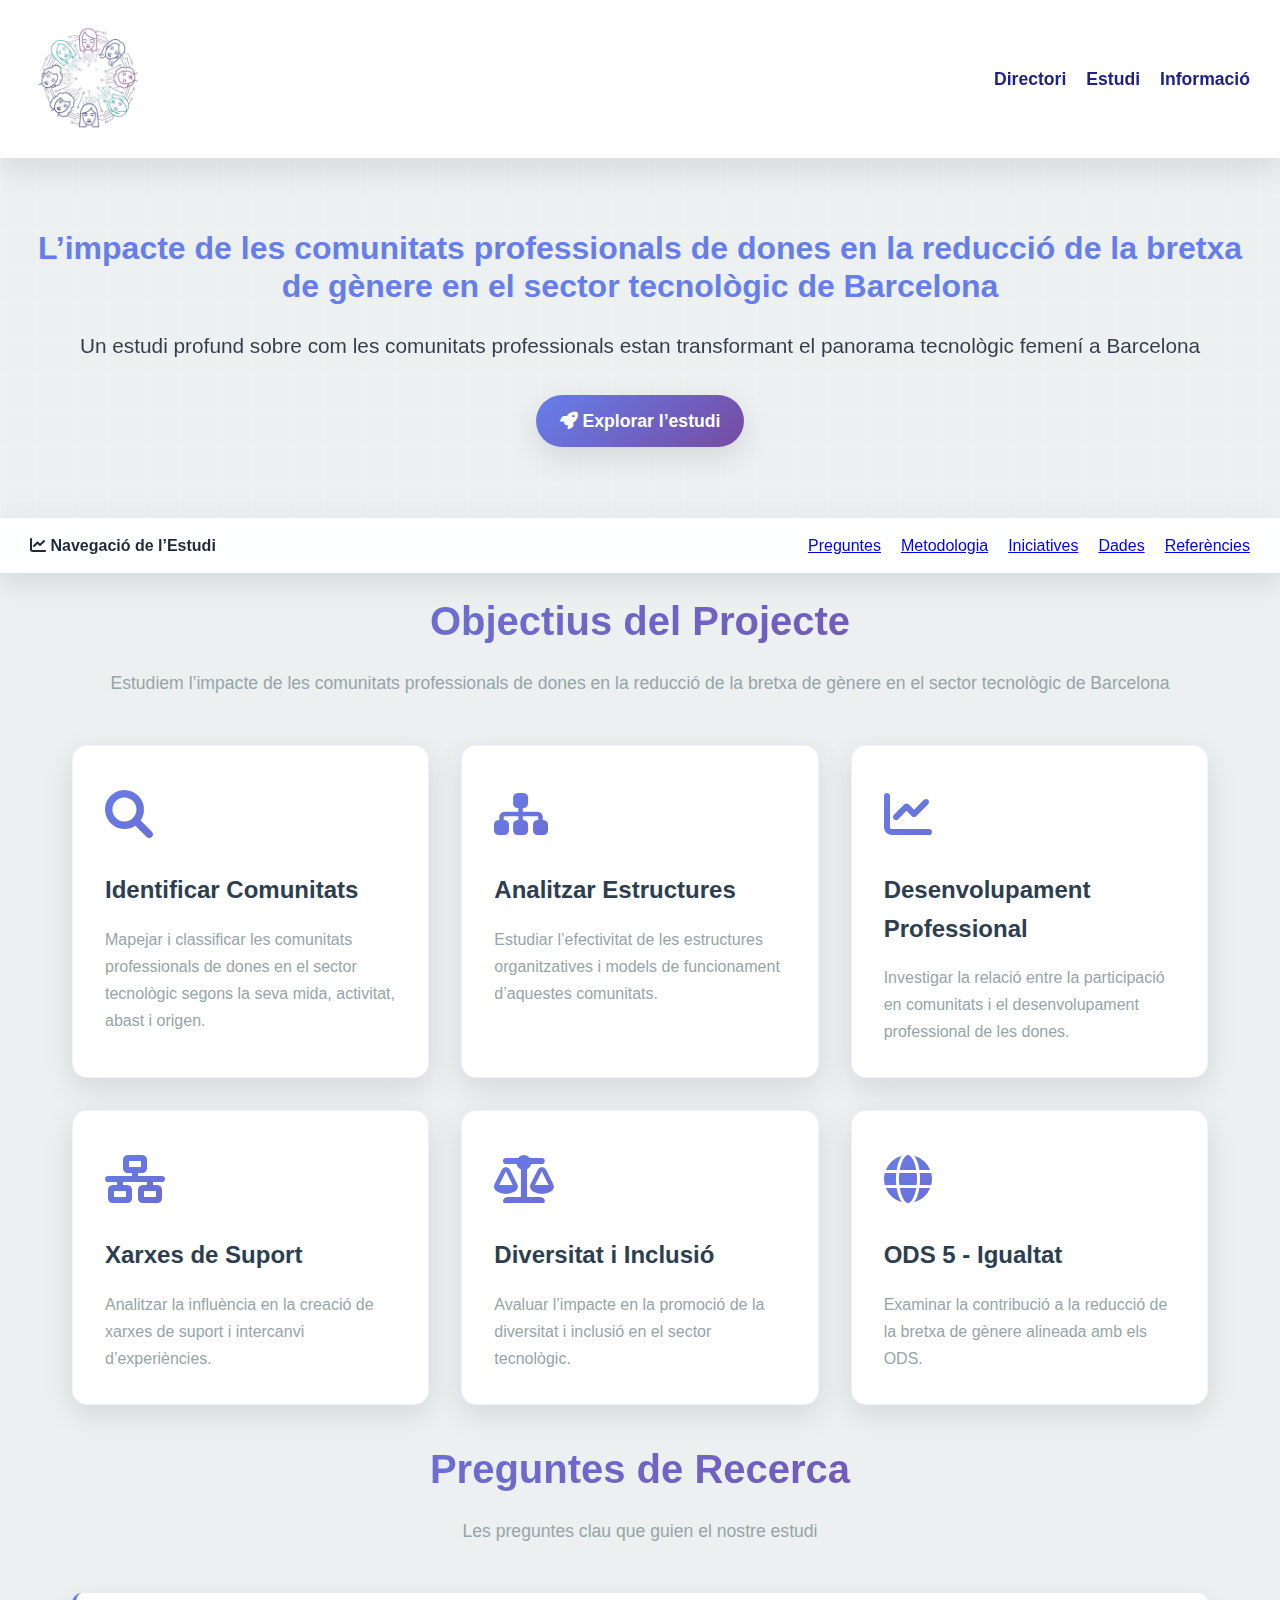
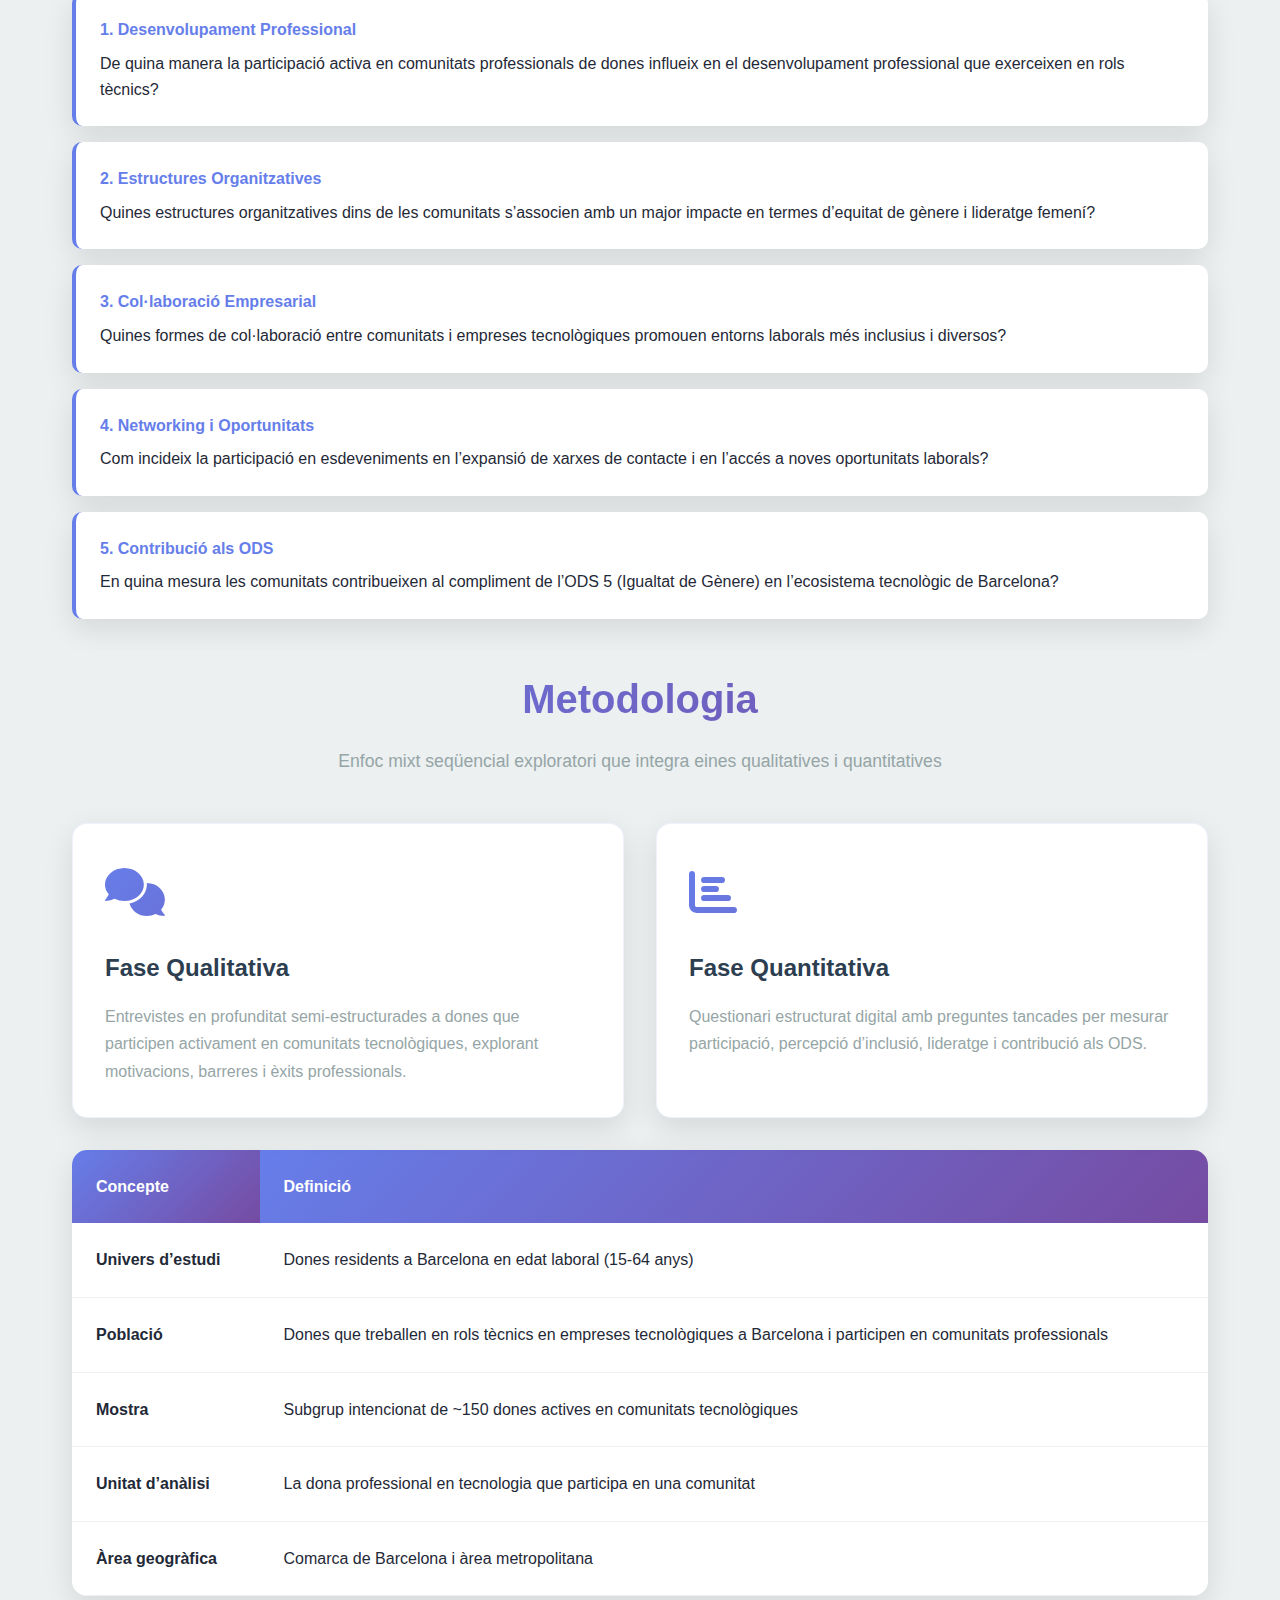
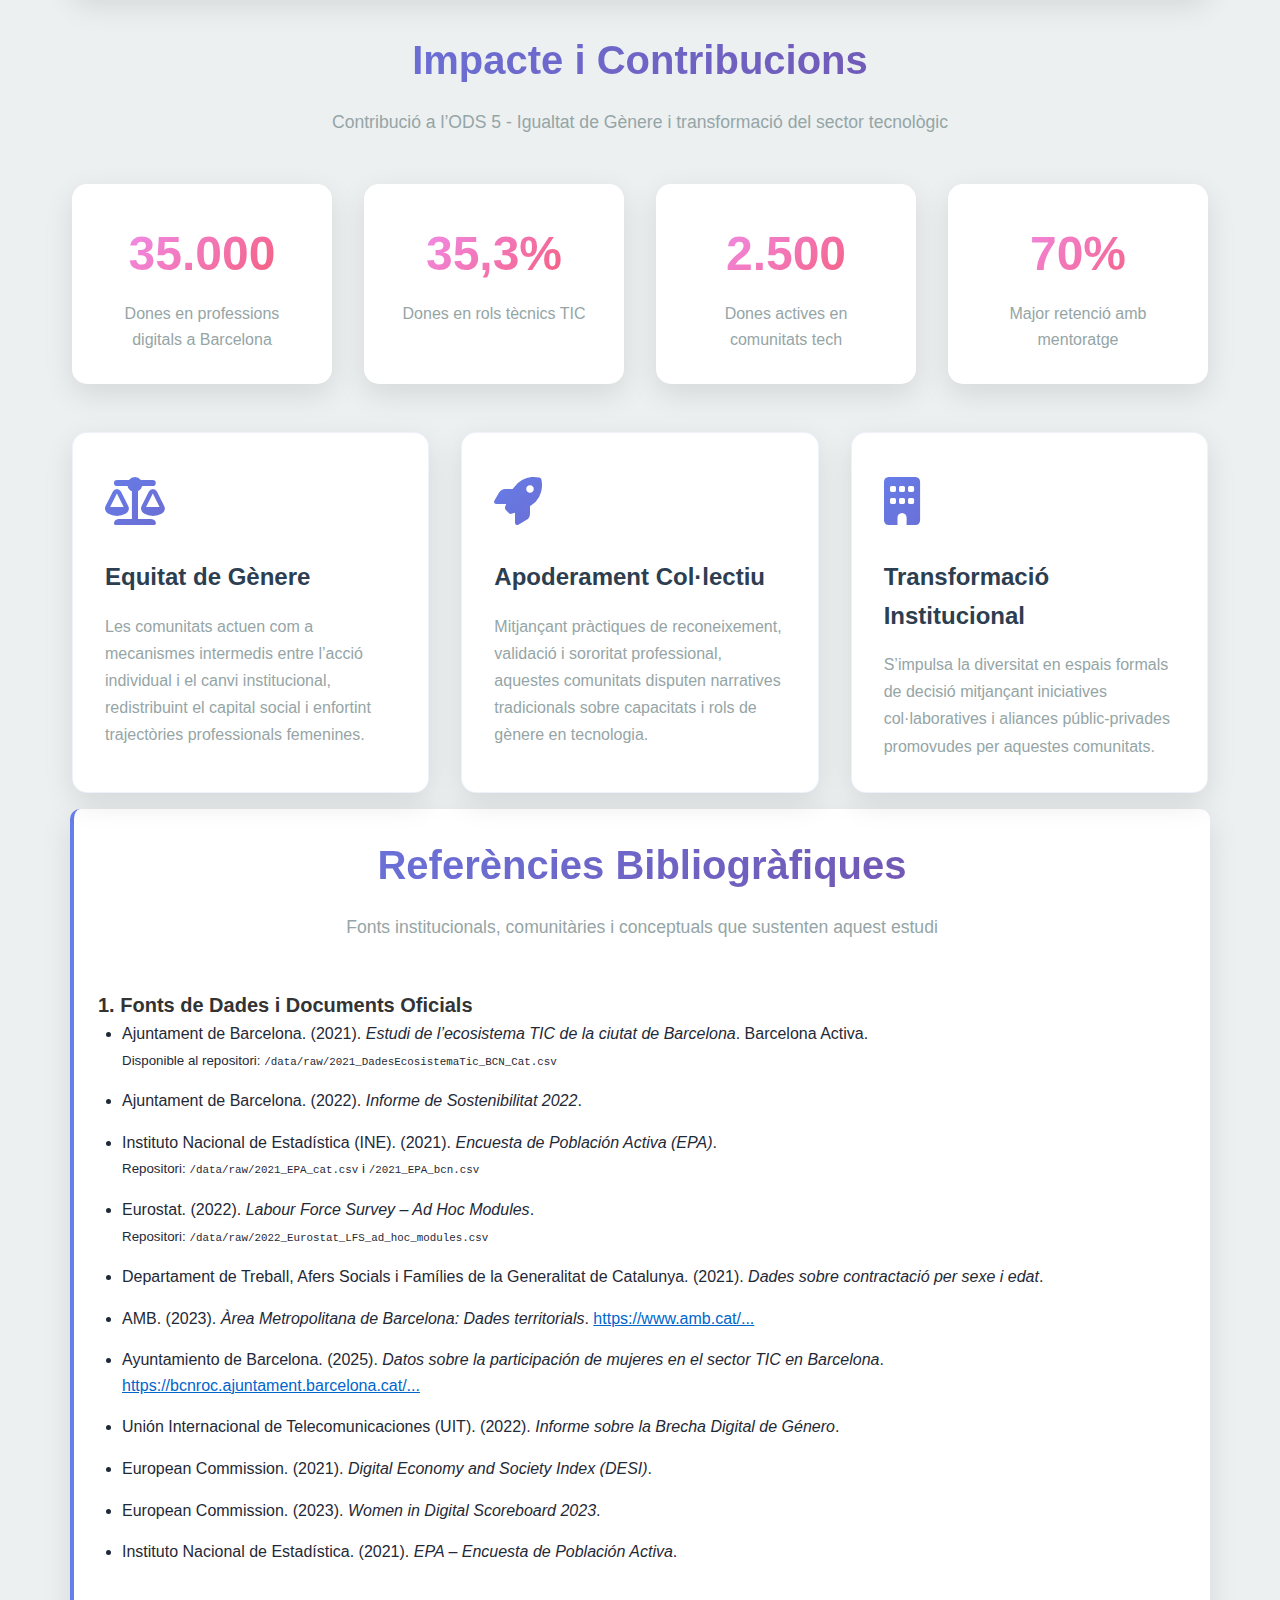
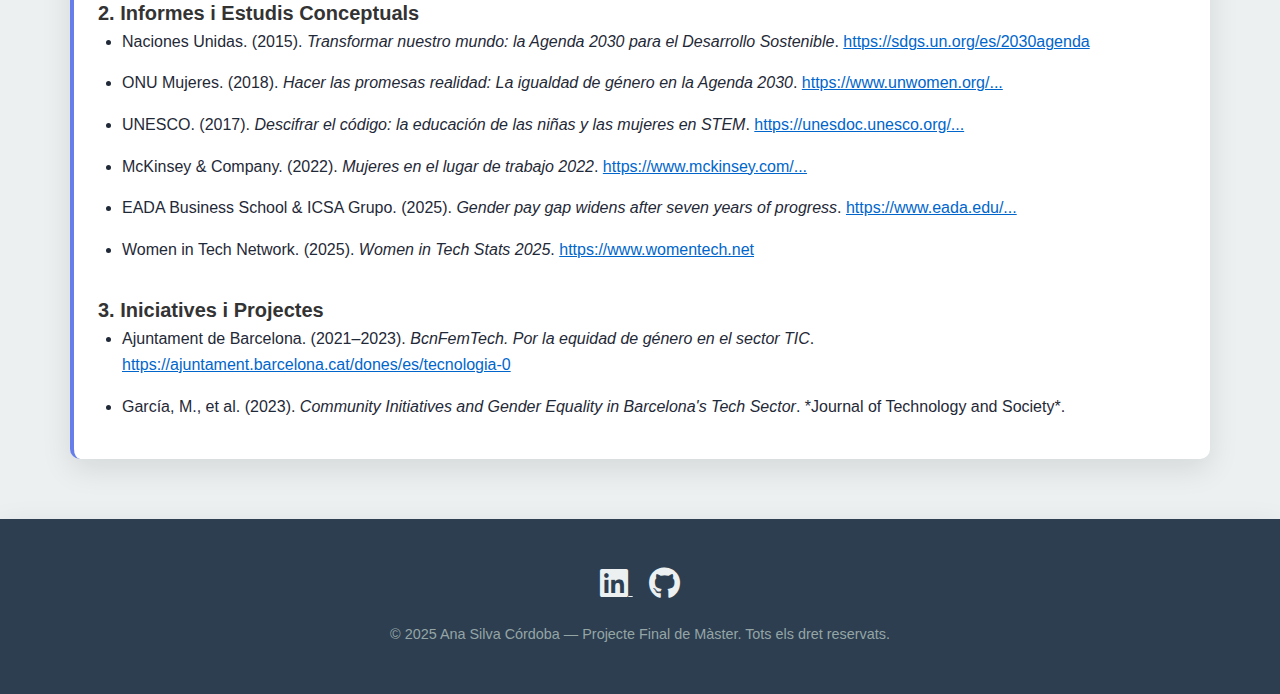
<file: vista/info.html>
<!DOCTYPE html>
<html lang="es">

<head>
    <meta charset="UTF-8">
    <meta name="viewport" content="width=device-width, initial-scale=1.0">
    <title>Proyecto de Investigación</title>
    <link href="https://cdnjs.cloudflare.com/ajax/libs/font-awesome/6.0.0/css/all.min.css" rel="stylesheet">
    <link rel="stylesheet" href="./css/info.css">
    <link rel="stylesheet" href="./css/styles.css">
    <link rel="stylesheet" href="./css/layout.css">
</head>

<body>
    <!-- Navbar -->
    <nav class="navbar">
        <div class="nav-container">
            <a href="../index.html" class="logo">
                <img src="../assets/images/logo-dona.png" alt="Logo" class="logo-img">
            </a>
            <ul class="nav-menu">
                <li><a href="./directory.html" class="nav-link">Directori</a></li>
                <li><a href="./dashboard.html" class="nav-link">Estudi</a></li>
                <li><a href="./info.html" class="nav-link">Informació</a></li>
            </ul>
        </div>
    </nav>

    <!-- Hero Section -->
    <section id="inicio" class="hero">
        <div class="hero-content">
            <h1>L’impacte de les comunitats professionals de dones en la reducció de la bretxa de gènere en el sector
                tecnològic de Barcelona</h1>
            <p>Un estudi profund sobre com les comunitats professionals estan transformant el panorama tecnològic femení
                a Barcelona</p>
            <a href="#objetivos" class="cta-button">
                <i class="fas fa-rocket"></i> Explorar l’estudi
            </a>

        </div>
    </section>

    <!-- Secondary Navbar -->
    <nav class="navbar secondary-nav">
        <div class="nav-container">
            <div class="secondary-logo">
                <i class="fas fa-chart-line"></i> <b>Navegació de l’Estudi</b>
            </div>
            <ul class="nav-menu secondary-menu">
                <li class="nav-item"><a href="#preguntas">Preguntes</a></li>
                <li class="nav-item"><a href="#metodologia">Metodologia</a></li>
                <li class="nav-item"><a href="#iniciativas">Iniciatives</a></li>
                <li class="nav-item"><a href="#impacto">Dades</a></li>
                <li class="nav-item"><a href="#bibliografia">Referències</a></li>
            </ul>
        </div>
    </nav>

    <!-- Objetivos Section -->
    <section id="objetivos" class="section">
        <div class="container">
            <h2 class="section-title">Objectius del Projecte</h2>
            <p class="section-subtitle">Estudiem l’impacte de les comunitats professionals de dones en la
                reducció de la bretxa de gènere en el sector tecnològic de Barcelona</p>

            <div class="cards-grid">
                <div class="card">
                    <div class="card-icon"><i class="fas fa-search"></i></div>
                    <h3>Identificar Comunitats</h3>
                    <p>Mapejar i classificar les comunitats professionals de dones en el sector tecnològic segons la
                        seva
                        mida, activitat, abast i origen.</p>
                </div>
                <div class="card">
                    <div class="card-icon"><i class="fas fa-sitemap"></i></div>
                    <h3>Analitzar Estructures</h3>
                    <p>Estudiar l’efectivitat de les estructures organitzatives i models de funcionament d’aquestes
                        comunitats.</p>
                </div>
                <div class="card">
                    <div class="card-icon"><i class="fas fa-chart-line"></i></div>
                    <h3>Desenvolupament Professional</h3>
                    <p>Investigar la relació entre la participació en comunitats i el desenvolupament professional de
                        les
                        dones.</p>
                </div>
                <div class="card">
                    <div class="card-icon"><i class="fas fa-network-wired"></i></div>
                    <h3>Xarxes de Suport</h3>
                    <p>Analitzar la influència en la creació de xarxes de suport i intercanvi d’experiències.</p>
                </div>
                <div class="card">
                    <div class="card-icon"><i class="fas fa-balance-scale"></i></div>
                    <h3>Diversitat i Inclusió</h3>
                    <p>Avaluar l’impacte en la promoció de la diversitat i inclusió en el sector tecnològic.</p>
                </div>
                <div class="card">
                    <div class="card-icon"><i class="fas fa-globe"></i></div>
                    <h3>ODS 5 - Igualtat</h3>
                    <p>Examinar la contribució a la reducció de la bretxa de gènere alineada amb els ODS.</p>
                </div>
            </div>
        </div>
    </section>


    <!-- Preguntas de Investigación -->
    <section id="preguntas" class="section">
        <div class="container">
            <h2 class="section-title">Preguntes de Recerca</h2>
            <p class="section-subtitle">Les preguntes clau que guien el nostre estudi</p>

            <div class="questions-list">
                <div class="question-item">
                    <h4>1. Desenvolupament Professional</h4>
                    <p>De quina manera la participació activa en comunitats professionals de dones influeix en el
                        desenvolupament professional que exerceixen en rols tècnics?</p>
                </div>
                <div class="question-item">
                    <h4>2. Estructures Organitzatives</h4>
                    <p>Quines estructures organitzatives dins de les comunitats s’associen amb un major impacte en
                        termes d’equitat de gènere i lideratge femení?</p>
                </div>
                <div class="question-item">
                    <h4>3. Col·laboració Empresarial</h4>
                    <p>Quines formes de col·laboració entre comunitats i empreses tecnològiques promouen entorns
                        laborals més inclusius i diversos?</p>
                </div>
                <div class="question-item">
                    <h4>4. Networking i Oportunitats</h4>
                    <p>Com incideix la participació en esdeveniments en l’expansió de xarxes de contacte i en l’accés a
                        noves oportunitats laborals?</p>
                </div>
                <div class="question-item">
                    <h4>5. Contribució als ODS</h4>
                    <p>En quina mesura les comunitats contribueixen al compliment de l’ODS 5 (Igualtat de Gènere) en
                        l’ecosistema
                        tecnològic de Barcelona?</p>
                </div>
            </div>
        </div>
    </section>


    <!-- Metodología Section -->
    <section id="metodologia" class="section">
        <div class="container">
            <h2 class="section-title">Metodologia</h2>
            <p class="section-subtitle">Enfoc mixt seqüencial exploratori que integra eines qualitatives i
                quantitatives</p>

            <div class="cards-grid">
                <div class="card">
                    <div class="card-icon"><i class="fas fa-comments"></i></div>
                    <h3>Fase Qualitativa</h3>
                    <p>Entrevistes en profunditat semi-estructurades a dones que participen activament en comunitats
                        tecnològiques, explorant motivacions, barreres i èxits professionals.</p>
                </div>
                <div class="card">
                    <div class="card-icon"><i class="fas fa-chart-bar"></i></div>
                    <h3>Fase Quantitativa</h3>
                    <p>Questionari estructurat digital amb preguntes tancades per mesurar participació, percepció
                        d’inclusió,
                        lideratge i contribució als ODS.</p>
                </div>
            </div>

            <div class="methodology-table">
                <table>
                    <thead>
                        <tr>
                            <th>Concepte</th>
                            <th>Definició</th>
                        </tr>
                    </thead>
                    <tbody>
                        <tr>
                            <td><strong>Univers d’estudi</strong></td>
                            <td>Dones residents a Barcelona en edat laboral (15-64 anys)</td>
                        </tr>
                        <tr>
                            <td><strong>Població</strong></td>
                            <td>Dones que treballen en rols tècnics en empreses tecnològiques a Barcelona i
                                participen en comunitats professionals</td>
                        </tr>
                        <tr>
                            <td><strong>Mostra</strong></td>
                            <td>Subgrup intencionat de ~150 dones actives en comunitats tecnològiques</td>
                        </tr>
                        <tr>
                            <td><strong>Unitat d’anàlisi</strong></td>
                            <td>La dona professional en tecnologia que participa en una comunitat</td>
                        </tr>
                        <tr>
                            <td><strong>Àrea geogràfica</strong></td>
                            <td>Comarca de Barcelona i àrea metropolitana</td>
                        </tr>
                    </tbody>
                </table>
            </div>
        </div>
    </section>



    <!-- Impacto Section -->
    <section id="impacto" class="section">
        <div class="container">
            <h2 class="section-title">Impacte i Contribucions</h2>
            <p class="section-subtitle">Contribució a l’ODS 5 - Igualtat de Gènere i transformació del sector
                tecnològic</p>

            <div class="impact-grid">
                <div class="impact-card">
                    <div class="impact-number">35.000</div>
                    <div class="impact-label">Dones en professions digitals a Barcelona</div>
                </div>
                <div class="impact-card">
                    <div class="impact-number">35,3%</div>
                    <div class="impact-label">Dones en rols tècnics TIC</div>
                </div>
                <div class="impact-card">
                    <div class="impact-number">2.500</div>
                    <div class="impact-label">Dones actives en comunitats tech</div>
                </div>
                <div class="impact-card">
                    <div class="impact-number">70%</div>
                    <div class="impact-label">Major retenció amb mentoratge</div>
                </div>
            </div>

            <div class="cards-grid">
                <div class="card">
                    <div class="card-icon"><i class="fas fa-balance-scale"></i></div>
                    <h3>Equitat de Gènere</h3>
                    <p>Les comunitats actuen com a mecanismes intermedis entre l’acció individual i el canvi
                        institucional, redistribuint el capital social i enfortint trajectòries professionals
                        femenines.</p>
                </div>
                <div class="card">
                    <div class="card-icon"><i class="fas fa-rocket"></i></div>
                    <h3>Apoderament Col·lectiu</h3>
                    <p>Mitjançant pràctiques de reconeixement, validació i sororitat professional, aquestes comunitats
                        disputen narratives tradicionals sobre capacitats i rols de gènere en tecnologia.</p>
                </div>
                <div class="card">
                    <div class="card-icon"><i class="fas fa-building"></i></div>
                    <h3>Transformació Institucional</h3>
                    <p>S’impulsa la diversitat en espais formals de decisió mitjançant iniciatives col·laboratives i
                        aliances públic-privades promovudes per aquestes comunitats.</p>
                </div>
            </div>
        </div>
    </section>

    <!-- Bibliografia Section -->
<section id="bibliografia" class="questions-list">
    <div class="question-item">
        <h2 class="section-title">Referències Bibliogràfiques</h2>
        <p class="section-subtitle">Fonts institucionals, comunitàries i conceptuals que sustenten aquest estudi</p>

        <!-- 1. Fuentes de Dades i Documents Oficials -->
        <h3 class="section-subsection-title">1. Fonts de Dades i Documents Oficials</h3>
        <div class="bibliography-list">
            <ul>
                <li>
                    Ajuntament de Barcelona. (2021). <em>Estudi de l’ecosistema TIC de la ciutat de Barcelona</em>. Barcelona Activa.  
                    <br><small>Disponible al repositori: <code>/data/raw/2021_DadesEcosistemaTic_BCN_Cat.csv</code></small>
                </li>
                <li>
                    Ajuntament de Barcelona. (2022). <em>Informe de Sostenibilitat 2022</em>.
                </li>
                <li>
                    Instituto Nacional de Estadística (INE). (2021). <em>Encuesta de Población Activa (EPA)</em>.  
                    <br><small>Repositori: <code>/data/raw/2021_EPA_cat.csv</code> i <code>/2021_EPA_bcn.csv</code></small>
                </li>
                <li>
                    Eurostat. (2022). <em>Labour Force Survey – Ad Hoc Modules</em>.  
                    <br><small>Repositori: <code>/data/raw/2022_Eurostat_LFS_ad_hoc_modules.csv</code></small>
                </li>
                <li>
                    Departament de Treball, Afers Socials i Famílies de la Generalitat de Catalunya. (2021). <em>Dades sobre contractació per sexe i edat</em>.
                </li>
                <li>
                    AMB. (2023). <em>Àrea Metropolitana de Barcelona: Dades territorials</em>.  
                    <a href="https://www.amb.cat/ca/web/territori/actualitat/noticies/detall/-/noticia/dades-demografiques-del-territori-metropolita--2023/26194374/11656" target="_blank">https://www.amb.cat/...</a>
                </li>
                <li>
                    Ayuntamiento de Barcelona. (2025). <em>Datos sobre la participación de mujeres en el sector TIC en Barcelona</em>.  
                    <a href="https://bcnroc.ajuntament.barcelona.cat/jspui/bitstream/11703/111008/1/MAQEcosistema_Tic_Barcelona_Cat.pdf" target="_blank">https://bcnroc.ajuntament.barcelona.cat/...</a>
                </li>
                <li>
                    Unión Internacional de Telecomunicaciones (UIT). (2022). <em>Informe sobre la Brecha Digital de Género</em>.
                </li>
                <li>
                    European Commission. (2021). <em>Digital Economy and Society Index (DESI)</em>.
                </li>
                <li>
                    European Commission. (2023). <em>Women in Digital Scoreboard 2023</em>.
                </li>
                <li>
                    Instituto Nacional de Estadística. (2021). <em>EPA – Encuesta de Población Activa</em>.
                </li>
            </ul>
        </div>

        <!-- 2. Informes i Estudis Conceptuals -->
        <h3 class="section-subsection-title">2. Informes i Estudis Conceptuals</h3>
        <div class="bibliography-list">
            <ul>
                <li>
                    Naciones Unidas. (2015). <em>Transformar nuestro mundo: la Agenda 2030 para el Desarrollo Sostenible</em>.  
                    <a href="https://sdgs.un.org/es/2030agenda" target="_blank">https://sdgs.un.org/es/2030agenda</a>
                </li>
                <li>
                    ONU Mujeres. (2018). <em>Hacer las promesas realidad: La igualdad de género en la Agenda 2030</em>.  
                    <a href="https://www.unwomen.org/sites/default/files/Headquarters/Attachments/Sections/Library/Publications/2018/SDG-report-Gender-equality-in-the-2030-Agenda-for-Sustainable-Development-2018-es.pdf" target="_blank">https://www.unwomen.org/...</a>
                </li>
                <li>
                    UNESCO. (2017). <em>Descifrar el código: la educación de las niñas y las mujeres en STEM</em>.  
                    <a href="https://unesdoc.unesco.org/ark:/48223/pf0000366649" target="_blank">https://unesdoc.unesco.org/...</a>
                </li>
                <li>
                    McKinsey & Company. (2022). <em>Mujeres en el lugar de trabajo 2022</em>.  
                    <a href="https://www.mckinsey.com/featured-insights/destacados/mujeres-en-el-lugar-de-trabajo-2022/es" target="_blank">https://www.mckinsey.com/...</a>
                </li>
                <li>
                    EADA Business School & ICSA Grupo. (2025). <em>Gender pay gap widens after seven years of progress</em>.  
                    <a href="https://www.eada.edu/en/about-eada/news/gender-pay-gap-widens-after-seven-years-progress-according-report-eada-and-icsa-grupo" target="_blank">https://www.eada.edu/...</a>
                </li>
                <li>
                    Women in Tech Network. (2025). <em>Women in Tech Stats 2025</em>.  
                    <a href="https://www.womentech.net" target="_blank">https://www.womentech.net</a>
                </li>
            </ul>
        </div>

        <!-- 3. Iniciatives i Projectes -->
        <h3 class="section-subsection-title">3. Iniciatives i Projectes</h3>
        <div class="bibliography-list">
            <ul>
                <li>
                    Ajuntament de Barcelona. (2021–2023). <em>BcnFemTech. Por la equidad de género en el sector TIC</em>.  
                    <a href="https://ajuntament.barcelona.cat/dones/es/tecnologia-0" target="_blank">https://ajuntament.barcelona.cat/dones/es/tecnologia-0</a>
                </li>
                <li>
                    García, M., et al. (2023). <em>Community Initiatives and Gender Equality in Barcelona's Tech Sector</em>. *Journal of Technology and Society*.
                </li>
            </ul>
        </div>
    </div>
</section>




    <footer class="footer">
        <div class="footer-container">
            <div class="footer-content">
                <div class="footer-left">
                </div>
                <div class="footer-right">
                    <div class="social-links">
                        <a href="https://www.linkedin.com/in/ana-lucia-silva-cordoba/">
                            <i class="fab fa-linkedin fa-2x" aria-hidden="true"></i>
                            <span class="sr-only">LinkedIn</span>
                        </a>
                        <a href="https://github.com/alusilcof5"><i class="fab fa-github fa-2x"
                                aria-hidden="true"></i><span class="sr-only">GitHub</span></a>
                    </div>

                </div>
            </div>
            <div class="footer-bottom">
                <p>&copy; 2025 Ana Silva Córdoba — Projecte Final de Màster. Tots els dret reservats.</p>
            </div>
        </div>
    </footer>
</body>

</html>
</file>
<file: vista/css/index.css>
main {
    max-width: 80%;
    margin: 0 auto;
    padding: 20px;
}

.hero {
    text-align: center;
    padding: 40px 20px;
    margin-bottom: 30px;
}

.hero-content {
    max-width: 800px;
    margin: 0 auto;
}

.hero h2 {
    font-size: 2em;
    color: var(--secondary);
    margin-bottom: 10px;
}

.hero p {
    font-size: 1.2em;
    color: var(--dark);
}

.dashboard-section {
    max-width: 1200px;
    margin: 0 auto;
    padding: 40px 20px;
    display: flex;
    flex-direction: column;
    align-items: center;
    text-align: center;
}

.stats-grid {
    display: grid;
    grid-template-columns: repeat(auto-fit, minmax(280px, 1fr));
    gap: 2rem;
    width: 100%;
    justify-items: center; /* centra las tarjetas dentro de cada celda */
}

.stat-card {
    background-color: var(--background-card, white);
    padding: 2rem;
    border-radius: 1rem;
    box-shadow: var(--shadow);
    width: 100%;
    transition: transform 0.3s ease;
}

.stat-card:hover {
    transform: translateY(-5px);
}

.stat-number {
    font-size: 2rem;
    font-weight: bold;
    color: var(--primary, #667eea);
    margin-bottom: 0.5rem;
}

.stat-label {
    font-size: 1.2rem;
    font-weight: 600;
    color: var(--text-secondary, #6b7280);
    margin-bottom: 1rem;
}

.stat-card p {
    font-size: 0.95rem;
    line-height: 1.5;
}



.header {
    text-align: center;
    margin-bottom: 20px;
}

.insights-title {
    font-size: 2.5em;
    color: var(--primary);
    margin-bottom: 10px;
}

/* Responsive */
@media (max-width: 768px) {
    main {
        max-width: 90%;
    }

    .nav-menu {
        flex-direction: column;
        align-items: flex-end;
        gap: 10px;
    }

    .hero h1 {
        font-size: 2em;
    }

    .stat-number {
        font-size: 2em;
    }

}
</file>
<file: vista/css/layout.css>
:root {
    /* Paleta */
    --primary: #667eea;
    --secondary: #764ba2;
    --accent: #f093fb;
    --success: #4ecdc4;
    --warning: #fce38a;
    --error: #ef4444;

    --dark: #2c3e50;
    --grey: #95a5a6;
    --light: #ecf0f1;

    --pcolor: #20228b;
    --text-primary: #1f2937;
    --text-secondary: #6b7280;

    --background-light: #f9fafb;
    --background-card: rgba(255, 255, 255, 0.95);
    --border-color: #e5e7eb;

    /* Gradientes */
    --gradient-main: linear-gradient(135deg, #667eea 0%, #764ba2 100%);
    --gradient-accent: linear-gradient(135deg, #f093fb 0%, #f5576c 100%);

    /* Sombras */
    --shadow: 0 10px 30px rgba(0, 0, 0, 0.1);
    --shadow-hover: 0 20px 40px rgba(0, 0, 0, 0.15);
}

* {
    margin: 0;
    padding: 0;
    box-sizing: border-box;
}

body {
    font-family: 'Segoe UI', Tahoma, Geneva, Verdana, sans-serif;
    background-color: var(--light);
    min-height: 100vh;
    color: var(--text-primary);
    line-height: 1.6;
    overflow-x: hidden;
}

/* Footer */
.footer {
    background: var(--dark);
    color: white;
    padding: 3rem 0;
    text-align: center;
    box-shadow: var(--shadow);
    margin-top: 60px;
}

.footer-content {
    max-width: 1200px;
    margin: 0 auto;
    padding: 0 2rem;
}

.footer-links {
    display: flex;
    justify-content: center;
    flex-wrap: wrap;
    gap: 2rem;
    margin-bottom: 2rem;
}

.footer-links a {
    color: white;
    text-decoration: none;
    font-size: 1.5rem;
    transition: all 0.3s ease;
}

.footer-links a:hover {
    color: var(--accent);
    transform: translateY(-2px);
}

.footer-bottom {
    text-align: center;
    margin-top: 20px;
    font-size: 0.9em;
    color: var(--grey);
}

.footer .social-links a {
       color: var(--light);
       padding: 0.5rem;
   }
   
   /* Navbar Styles */
.navbar {
    position: sticky;
    top: 0;
    z-index: 999;
    background: rgba(255, 255, 255, 0.95);
    padding: 15px 30px;
    backdrop-filter: blur(10px);
    box-shadow: var(--shadow);
    transition: background 0.3s ease; /* Transición suave para el fondo */
}

.navbar:hover {
    background: rgba(255, 255, 255, 1); /* Cambia el fondo al pasar el mouse */
}

.nav-container {
    display: flex;
    justify-content: space-between;
    align-items: center;
}

.logo-img {
    height: 120px; /* Ajusta la altura del logo */
    width: auto;
}

.nav-menu {
    list-style: none;
    display: flex;
    gap: 20px;
}

.nav-link {
    font-size: 1.1rem; /* Tamaño de fuente más legible */
    text-decoration: none;
    color: var(--pcolor);
    font-weight: 600;
    transition: color 0.3s ease, transform 0.3s ease; /* Transición suave para el color y la transformación */
}

.nav-link:hover {
    color: var(--accent);
    transform: translateY(-2px); /* Efecto de elevación al pasar el mouse */
}

/* Responsive Styles */
@media (max-width: 768px) {
    .nav-menu {
        flex-direction: column; /* Cambia a columna en pantallas pequeñas */
        gap: 10px; /* Reduce el espacio entre enlaces */
    }

    .logo-img {
        height: 40px; /* Ajusta la altura del logo en pantallas pequeñas */
    }
}

   
/* Responsive */
@media (max-width: 768px) {
    .footer-container {
        flex-direction: column;
        align-items: center;
        text-align: center;
    }
}
</file>
<file: vista/css/directory.css>
.container {
    max-width: 1400px;
    margin: 0 auto;
    padding: 20px;
}

/* Header Styles */
.header {
    background: var(--background-card);
    border-radius: 20px;
    margin-top: 2rem;
    backdrop-filter: blur(10px);
    box-shadow: var(--shadow);
    text-align: center;
}

.header h1 {
    color: var(--primary);
    font-size: 2.5rem;
    margin-bottom: 10px;
    font-weight: 700;
}

.header h2 {
    color: var(--primary-color);
    font-size: 1.8rem;
    margin-bottom: 15px;
    font-weight: 600;
}

.header p {
    color: var(--text-secondary);
    font-size: 1.1rem;
    max-width: 800px;
    margin: 0 auto;
}



/* Stats Grid */
.stats-grid {
    display: grid;
    grid-template-columns: repeat(auto-fit, minmax(200px, 1fr));
    gap: 20px;
    margin-bottom: 30px;
}

.stat-card {
    background: var(--background-card);
    border-radius: 15px;
    padding: 25px;
    text-align: center;
    backdrop-filter: blur(10px);
    box-shadow: var(--shadow);
    transition: all 0.3s ease;
}

.stat-card:hover {
    transform: translateY(-5px);
    box-shadow: var(--shadow-hover);
}

.stat-number {
    font-size: 2.5rem;
    font-weight: bold;
    color: var(--primary-color);
    margin-bottom: 10px;
}

.stat-label {
    color: var(--text-secondary);
    font-size: 0.9rem;
    text-transform: uppercase;
    letter-spacing: 1px;
    font-weight: 500;
}

/* Main Content Layout */
.main-content {
    display: grid;
    grid-template-columns: 300px 1fr;
    gap: 30px;
    margin-bottom: 30px;
}

/* Sidebar Styles */
.sidebar {
    display: flex;
    flex-direction: column;
    gap: 20px;
}

.filter-panel, .research-panel {
    background: var(--background-card);
    border-radius: 20px;
    padding: 25px;
    backdrop-filter: blur(10px);
    box-shadow: var(--shadow);
}

/* Search Box */
.search-box {
    width: 100%;
    padding: 12px 16px;
    border: 2px solid var(--border-color);
    border-radius: 10px;
    margin-bottom: 20px;
    font-size: 1rem;
    transition: all 0.3s ease;
    background: white;
}

.search-box:focus {
    outline: none;
    border-color: var(--primary-color);
    box-shadow: 0 0 0 3px rgba(79, 70, 229, 0.1);
}

/* Filter Sections */
.filter-section {
    margin-bottom: 20px;
}

.filter-title {
    font-weight: 600;
    color: var(--text-primary);
    margin-bottom: 12px;
    font-size: 1rem;
    display: flex;
    align-items: center;
    gap: 8px;
}

.filter-options {
    display: flex;
    flex-direction: column;
    gap: 8px;
}

.filter-option {
    display: flex;
    align-items: center;
    gap: 10px;
    cursor: pointer;
    padding: 8px;
    border-radius: 8px;
    transition: background-color 0.2s ease;
    user-select: none;
}

.filter-option:hover {
    background: var(--background-light);
}

.filter-checkbox {
    width: 18px;
    height: 18px;
    accent-color: var(--primary-color);
    cursor: pointer;
}

.filter-option span {
    font-size: 0.9rem;
    color: var(--text-primary);
}

/* Communities Section */
.communities-section {
    background: var(--background-card);
    border-radius: 20px;
    padding: 30px;
    backdrop-filter: blur(10px);
    box-shadow: var(--shadow);
}

.section-header {
    display: flex;
    justify-content: space-between;
    align-items: center;
    margin-bottom: 25px;
    flex-wrap: wrap;
    gap: 15px;
}

.section-title {
    font-size: 1.5rem;
    font-weight: 600;
    color: var(--text-primary);
    display: flex;
    align-items: center;
    gap: 10px;
}

.results-count {
    color: var(--text-secondary);
    font-size: 0.9rem;
    font-weight: 500;
}

/* Community Grid */
.community-grid {
    display: grid;
    grid-template-columns: repeat(auto-fill, minmax(350px, 1fr));
    gap: 20px;
}

.community-card {
    background: var(--background-light);
    border-radius: 15px;
    padding: 25px;
    border-left: 4px solid var(--primary-color);
    transition: all 0.3s ease;
    position: relative;
    overflow: hidden;
}

.community-card:hover {
    background: #f3f4f6;
    transform: translateY(-3px);
    box-shadow: var(--shadow);
}

.community-card::before {
    content: '';
    position: absolute;
    top: 0;
    right: 0;
    width: 50px;
    height: 50px;
    background: linear-gradient(45deg, transparent 30%, rgba(79, 70, 229, 0.1) 100%);
}

.community-name {
    font-size: 1.3rem;
    font-weight: 600;
    color: var(--text-primary);
    margin-bottom: 12px;
    line-height: 1.3;
}

.community-description {
    color: var(--text-secondary);
    font-size: 0.95rem;
    line-height: 1.6;
    margin-bottom: 15px;
}

.community-tags {
    display: flex;
    gap: 8px;
    flex-wrap: wrap;
    margin-bottom: 15px;
}

.tag {
    padding: 4px 10px;
    border-radius: 12px;
    font-size: 0.75rem;
    font-weight: 500;
    text-transform: capitalize;
}

.tag.local {
    background: #c6f6d5;
    color: #2f855a;
}

.tag.global {
    background: #fed7d7;
    color: #c53030;
}

.tag.networking {
    background: #bee3f8;
    color: #2c5282;
}

.tag.formacion {
    background: #fbb6ce;
    color: #97266d;
}

.tag.emprendimiento {
    background: #fde68a;
    color: #92400e;
}

.tag.eventos {
    background: #e9d5ff;
    color: #7c3aed;
}

.tag.tecnologia {
    background: #d1fae5;
    color: #065f46;
}

.tag.mentoring {
    background: #fecaca;
    color: #991b1b;
}

.community-link {
    display: inline-flex;
    align-items: center;
    gap: 8px;
    color: var(--primary-color);
    text-decoration: none;
    font-weight: 500;
    font-size: 0.9rem;
    transition: all 0.3s ease;
}

.community-link:hover {
    color: #3730a3;
    transform: translateX(3px);
}

/* Research Panel */
.panel-title {
    font-size: 1.1rem;
    font-weight: 600;
    color: var(--text-primary);
    margin-bottom: 15px;
    display: flex;
    align-items: center;
    gap: 8px;
}

.metric-item {
    display: flex;
    justify-content: space-between;
    align-items: center;
    padding: 10px 0;
    border-bottom: 1px solid var(--border-color);
    font-size: 0.9rem;
}

.metric-item:last-child {
    border-bottom: none;
}

.metric-label {
    color: var(--text-secondary);
}

.metric-value {
    font-weight: 600;
    color: var(--text-primary);
}

/* No Results */
.no-results {
    text-align: center;
    color: var(--text-secondary);
    font-size: 1.1rem;
    margin-top: 50px;
    padding: 40px;
}

.no-results h3 {
    margin-bottom: 10px;
    color: var(--text-primary);
}



       
       
        
        h1 {
            text-align: center;
            color: #2c3e50;
            margin-bottom: 10px;
            font-size: 2.5em;
            font-weight: 700;
        }
        
        .subtitle {
            text-align: center;
            color: #7f8c8d;
            margin-bottom: 40px;
            font-size: 1.2em;
        }
        
        .controls {
            text-align: center;
            margin-bottom: 40px;
        }
        
        .controls button {
            background: linear-gradient(135deg, #667eea 0%, #764ba2 100%);
            color: white;
            border: none;
            padding: 12px 24px;
            margin: 0 10px;
            border-radius: 25px;
            cursor: pointer;
            font-size: 14px;
            font-weight: 600;
            transition: all 0.3s ease;
            box-shadow: 0 4px 15px rgba(0,0,0,0.2);
        }
        
        .controls button:hover {
            transform: translateY(-2px);
            box-shadow: 0 6px 20px rgba(0,0,0,0.3);
        }
        
        .timeline {
            position: relative;
            max-width: 90%;
            margin: 0 auto;
            
        }
        
        .timeline::after {
            content: '';
            position: absolute;
            width: 4px;
            background: linear-gradient(to bottom, #667eea, #764ba2);
            top: 0;
            bottom: 0;
            left: 50%;
            margin-left: -2px;
            border-radius: 2px;
            z-index: -1;
        }
        
        .timeline-item {
            padding: 20px 40px;
            position: relative;
            background-color: inherit;
            width: 50%;
            opacity: 0;
            animation: fadeInUp 0.6s ease-out forwards;
        }
        
        .timeline-item:nth-child(odd) {
            animation-delay: calc(var(--index) * 0.1s);
        }
        
        .timeline-item:nth-child(even) {
            animation-delay: calc(var(--index) * 0.1s);
        }
        
        @keyframes fadeInUp {
            from {
                opacity: 0;
                transform: translateY(30px);
            }
            to {
                opacity: 1;
                transform: translateY(0);
            }
        }
        
        .timeline-item.left {
            left: 0;
        }
        
        .timeline-item.right {
            left: 50%;
        }
        
        .timeline-item::after {
            content: '';
            position: absolute;
            width: 20px;
            height: 20px;
            right: -10px;
            background: linear-gradient(135deg, #667eea 0%, #764ba2 100%);
            border: 3px solid white;
            top: 25px;
            border-radius: 50%;
            z-index: 1;
            box-shadow: 0 4px 10px rgba(0,0,0,0.2);
        }
        
        .timeline-item.right::after {
            left: -10px;
        }
        
        .content {
            padding: 25px;
            background: white;
            position: relative;
            border-radius: 15px;
            box-shadow: 0 8px 25px rgba(0,0,0,0.1);
            cursor: pointer;
            transition: all 0.3s ease;
            border-left: 5px solid #667eea;
        }
        
        .content:hover {
            transform: translateY(-5px);
            box-shadow: 0 15px 35px rgba(0,0,0,0.15);
        }
        
        .content.expanded {
            transform: scale(1.02);
            box-shadow: 0 20px 40px rgba(0,0,0,0.2);
            border-left-color: #764ba2;
        }
        
        
        
        
        
        .badge {
            display: inline-block;
            background: linear-gradient(135deg, #667eea 0%, #764ba2 100%);
            color: white;
            padding: 4px 12px;
            border-radius: 15px;
            font-size: 0.8em;
            font-weight: 600;
            margin-right: 10px;
            margin-bottom: 8px;
        }
        
        .highlight {
            background: linear-gradient(120deg, #ffeaa7 0%, #fab1a0 100%);
            padding: 2px 6px;
            border-radius: 4px;
            font-weight: 600;
        }
        
        @media screen and (max-width: 768px) {
            .timeline::after {
                left: 20px;
            }
            
            .timeline-item {
                width: 100%;
                padding-left: 50px;
                padding-right: 25px;
            }
            
            .timeline-item.right {
                left: 0%;
            }
            
            .timeline-item::after {
                left: 10px;
            }
            
            .content {
                padding: 20px;
            }
            
            h1 {
                font-size: 2em;
            }
        }
        
        .decade-marker {
            font-size: 1.5em;
            font-weight: bold;
            color: #764ba2;
            margin: 40px 0 20px 0;
            position: relative;
        }
        

    
/* Responsive Design */
@media (max-width: 1024px) {
    .main-content {
        grid-template-columns: 1fr;
    }
    
    .sidebar {
        order: 2;
        display: grid;
        grid-template-columns: 1fr 1fr;
        gap: 20px;
    }
}

@media (max-width: 768px) {
    .container {
        padding: 15px;
    }

    .header {
        padding: 30px 20px;
    }

    .header h1 {
        font-size: 2rem;
    }

    .header h2 {
        font-size: 1.5rem;
    }
    
    .community-grid {
        grid-template-columns: 1fr;
    }

    .stats-grid {
        grid-template-columns: repeat(2, 1fr);
    }

    .sidebar {
        grid-template-columns: 1fr;
    }

    .section-header {
        flex-direction: column;
        align-items: flex-start;
    }
}

@media (max-width: 480px) {
    .stats-grid {
        grid-template-columns: 1fr;
    }

    .stat-number {
        font-size: 2rem;
    }

    .community-card {
        padding: 20px;
    }

    .filter-panel, .research-panel {
        padding: 20px;
    }
}
</file>
<file: vista/css/study.css>
.nav-link.active {
            background: var(--ligth);
            color: var(--primary);
        }

        .section {
            display: none;
        }

        .section.active {
            display: block;
            animation: fadeIn 0.5s ease-in;
        }

        @keyframes fadeIn {
            from {
                opacity: 0;
                transform: translateY(20px);
            }

            to {
                opacity: 1;
                transform: translateY(0);
            }
        }

        .stat-card {
            background: var(--ligth);
            color: var(--primary);
            transition: transform 0.3s ease, box-shadow 0.3s ease;
        }

        .stat-card:hover {
            transform: translateY(-5px);
            box-shadow: 0 20px 25px -5px rgba(0, 0, 0, 0.1);
        }

        .chart-container {
            position: relative;
            height: 400px;
            margin: 2rem 0;
        }

        .filter-section {
            background: linear-gradient(135deg, #f093fb 0%, #f5576c 100%);
        }

        .loading-spinner {
            border: 4px solid #f3f3f3;
            border-top: 4px solid #667eea;
            border-radius: 50%;
            width: 50px;
            height: 50px;
            animation: spin 1s linear infinite;
        }

        @keyframes spin {
            0% {
                transform: rotate(0deg);
            }

            100% {
                transform: rotate(360deg);
            }
        }

        .hero-gradient {
            background: linear-gradient(90deg, #667eea, #baa6ce);
        }

        .card-hover {
            transition: all 0.3s ease;
        }

        .card-hover:hover {
            transform: translateY(-2px);
            box-shadow: 0 10px 25px rgba(0, 0, 0, 0.1);
        }
</file>
<file: vista/css/info.css>
/* Hero Section */
.hero {
    display: flex;
    align-items: center;
    justify-content: center;
    text-align: center;
    color: var(--gradient-main);
    position: relative;
    overflow: hidden;
}

.hero::before {
    position: absolute;
    top: 0;
    left: 0;
    right: 0;
    bottom: 0;
   
}

.hero-content {
    padding: 0 2rem;
    z-index: 1;
    position: relative;
}

.hero h1 {
    font-size: 1rem;
    margin-bottom: 1rem;
    line-height: 1.2;
    animation: fadeInUp 1s ease;
}

.hero p {
    font-size: 1.3rem;
    margin-bottom: 2rem;
    opacity: 0.9;
    animation: fadeInUp 1s ease 0.2s both;
}

.cta-button {
    display: inline-block;
    padding: 1rem 2rem;
    background: var(--gradient-accent);
    color: white;
    text-decoration: none;
    border-radius: 50px;
    font-weight: 600;
    font-size: 1.1rem;
    box-shadow: var(--shadow);
    transition: all 0.3s ease;
    animation: fadeInUp 1s ease 0.4s both;
}

.cta-button:hover {
    transform: translateY(-3px);
    box-shadow: var(--shadow-hover);
}

/* Section Styles */
.section {
    padding: 1rem 0;
}

.container {
    max-width: 1200px;
    margin: 0 auto;
    padding: 0 2rem;
}

.section-title {
    text-align: center;
    font-size: 2.5rem;
    margin-bottom: 1rem;
    background: var(--gradient-main);
    -webkit-background-clip: text;
    -webkit-text-fill-color: transparent;
    background-clip: text;
}

.section-subtitle {
    text-align: center;
    color: var(--grey);
    margin-bottom: 3rem;
    font-size: 1.1rem;
}

/* Cards */
.cards-grid {
    display: grid;
    grid-template-columns: repeat(auto-fit, minmax(300px, 1fr));
    gap: 2rem;
    margin-top: 3rem;
}

.card {
    background: white;
    padding: 2rem;
    border-radius: 15px;
    box-shadow: var(--shadow);
    transition: all 0.3s ease;
    border: 1px solid rgba(102, 126, 234, 0.1);
}

.card:hover {
    transform: translateY(-10px);
    box-shadow: var(--shadow-hover);
}

.card-icon {
    font-size: 3rem;
    background: var(--gradient-main);
    -webkit-background-clip: text;
    -webkit-text-fill-color: transparent;
    background-clip: text;
    margin-bottom: 1rem;
}

.card h3 {
    font-size: 1.5rem;
    margin-bottom: 1rem;
    color: var(--dark);
}

.card p {
    color: var(--grey);
    line-height: 1.7;
}

/* Questions List */
.questions-list {
    max-width: 1140px;
    margin: 0 auto;
}

.question-item {
    background: white;
    padding: 1.5rem;
    margin-bottom: 1rem;
    border-radius: 10px;
    box-shadow: var(--shadow);
    border-left: 4px solid var(--primary);
}

.question-item h4 {
    color: var(--primary);
    margin-bottom: 0.5rem;
}

/* Methodology Table */
.methodology-table {
    background: white;
    border-radius: 15px;
    overflow: hidden;
    box-shadow: var(--shadow);
    margin-top: 2rem;
}

.methodology-table table {
    width: 100%;
    border-collapse: collapse;
}

.methodology-table th {
    background: var(--gradient-main);
    color: white;
    padding: 1.5rem;
    text-align: left;
    font-weight: 600;
}

.methodology-table td {
    padding: 1.5rem;
    border-bottom: 1px solid var(--light);
}

.methodology-table tr:hover {
    background: rgba(102, 126, 234, 0.05);
}

/* Communities Grid */
.communities-grid {
    display: grid;
    grid-template-columns: repeat(auto-fit, minmax(350px, 1fr));
    gap: 2rem;
    margin-top: 3rem;
}

.community-card {
    background: white;
    border-radius: 15px;
    padding: 2rem;
    box-shadow: var(--shadow);
    transition: all 0.3s ease;
    border-top: 4px solid var(--accent);
}

.community-card:hover {
    transform: translateY(-5px);
    box-shadow: var(--shadow-hover);
}

.community-header {
    display: flex;
    justify-content: space-between;
    align-items: flex-start;
    margin-bottom: 1rem;
}

.community-name {
    font-size: 1.3rem;
    font-weight: bold;
    color: var(--dark);
}

.community-year {
    background: var(--success);
    color: white;
    padding: 0.3rem 0.8rem;
    border-radius: 20px;
    font-size: 0.9rem;
}

.community-stats {
    display: flex;
    gap: 1rem;
    margin-bottom: 1rem;
}

.stat {
    background: var(--light);
    padding: 0.5rem 1rem;
    border-radius: 20px;
    font-size: 0.9rem;
    color: var(--dark);
}

/* Impact Section */
.impact-grid {
    display: grid;
    grid-template-columns: repeat(auto-fit, minmax(250px, 1fr));
    gap: 2rem;
    margin-top: 3rem;
}

.impact-card {
    text-align: center;
    padding: 2rem;
    background: white;
    border-radius: 15px;
    box-shadow: var(--shadow);
}

.impact-number {
    font-size: 3rem;
    font-weight: bold;
    background: var(--gradient-accent);
    -webkit-background-clip: text;
    -webkit-text-fill-color: transparent;
    background-clip: text;
}

.impact-label {
    color: var(--grey);
    margin-top: 0.5rem;
}


.section-subsection-title {
    font-size: 1.25rem;
    margin-top: 2rem;
    color: #333;
}

.bibliography-list ul {
    list-style-type: disc;
    padding-left: 1.5rem;
}

.bibliography-list li {
    margin-bottom: 1rem;
    line-height: 1.6;
}

.bibliography-list a {
    color: #0066cc;
    text-decoration: underline;
}

.bibliography-list a:hover {
    text-decoration: none;
}


/* Animations */
@keyframes fadeInUp {
    from {
        opacity: 0;
        transform: translateY(30px);
    }

    to {
        opacity: 1;
        transform: translateY(0);
    }
}

.fade-in {
    animation: fadeInUp 1s ease;
}

/* Responsive */
@media (max-width: 768px) {
    .nav-menu {
        display: none;
    }

    .secondary-nav {
        display: none;
    }

    .hero {
        margin-top: 80px;
        min-height: calc(100vh - 80px);
    }

    .hero h1 {
        font-size: 1rem;
    }

    .hero p {
        font-size: 1.1rem;
    }

    .section-title {
        font-size: 2rem;
    }

    .cards-grid,
    .communities-grid {
        grid-template-columns: 1fr;
    }
}

/* Smooth scrolling */
html {
    scroll-behavior: smooth;
}

.section:nth-child(even) {
    background: var(--light);
}
</file>
<file: vista/css/styles.css>
.cta-button {
    background: var(--gradient-main);
    color: white;
    padding: 0.75rem 1.5rem;
    border-radius: 50px;
    text-decoration: none;
    font-weight: 600;
    transition: all 0.3s ease;
    box-shadow: var(--shadow);
}

.cta-button:hover {
    transform: translateY(-2px);
    box-shadow: var(--shadow-hover);
}

/* Hero Section */
.hero {
    min-height: 40vh;
    display: flex;
    align-items: center;
    padding: 0;
    position: relative;
    overflow: hidden;
}

.hero::before {
    content: '';
    position: absolute;
    top: 0;
    left: 0;
    width: 100%;
    height: 100%;
    background: url('data:image/svg+xml,<svg xmlns="http://www.w3.org/2000/svg" viewBox="0 0 100 100"><defs><pattern id="grid" width="10" height="10" patternUnits="userSpaceOnUse"><path d="M 10 0 L 0 0 0 10" fill="none" stroke="rgba(255,255,255,0.1)" stroke-width="1"/></pattern></defs><rect width="100" height="100" fill="url(%23grid)"/></svg>');
    animation: float 20s ease-in-out infinite;
}

@keyframes float {

    0%,
    100% {
        transform: translateY(0px) rotate(0deg);
    }

    50% {
        transform: translateY(-20px) rotate(1deg);
    }
}

.hero-container {
    max-width: 1200px;
    margin: 0 auto;
    display: grid;
    grid-template-columns: 1fr 1fr;
    gap: 4rem;
    align-items: center;
    position: relative;
    z-index: 1;
}

.hero-content h1 {
    font-size: 2rem;
    color: var(--primary);
    font-weight: 700;
    margin-bottom: 1.5rem;
    line-height: 1.2;
    
}

.hero-content .highlight {
    background: var(--gradient-accent);
    -webkit-background-clip: text;
    -webkit-text-fill-color: transparent;
}

.hero-content p {
    font-size: 1.3rem;
    margin-bottom: 2rem;
    line-height: 1.6;
}

.hero-actions {
    display: flex;
    gap: 1rem;
    flex-wrap: wrap;
}

.btn-primary {
    background: white;
    color: var(--primary);
    padding: 1rem 2rem;
    border-radius: 50px;
    text-decoration: none;
    font-weight: 600;
    transition: all 0.3s ease;
    box-shadow: var(--shadow);
    display: inline-flex;
    align-items: center;
    gap: 0.5rem;
}

.btn-primary:hover {
    transform: translateY(-3px);
    box-shadow: var(--shadow-hover);
}

.btn-secondary {
    background: rgba(255, 255, 255, 0.2);
    color: white;
    padding: 1rem 2rem;
    border-radius: 50px;
    text-decoration: none;
    font-weight: 600;
    transition: all 0.3s ease;
    backdrop-filter: blur(10px);
    border: 1px solid rgba(255, 255, 255, 0.3);
}

.btn-secondary:hover {
    background: rgba(255, 255, 255, 0.3);
    transform: translateY(-3px);
}

.hero-visual {
    position: relative;
}

.hero-card {
    background: rgba(255, 255, 255, 0.95);
    padding: 2rem;
    border-radius: 20px;
    box-shadow: var(--shadow-hover);
    backdrop-filter: blur(20px);
    margin-bottom: 1rem;
    transform: rotate(-5deg);
    transition: all 0.3s ease;
}

.hero-card:hover {
    transform: rotate(0deg) translateY(-5px);
}

.hero-card:nth-child(2) {
    transform: rotate(5deg);
    margin-left: 2rem;
}

.hero-card:nth-child(2):hover {
    transform: rotate(0deg) translateY(-5px);
}

/* Stats Section */
.stats-section {
    padding: 5rem 2rem;
    background: white;
    position: relative;
}

.stats-container {
    max-width: 1200px;
    margin: 0 auto;
}

.stats-title {
    text-align: center;
    font-size: 2.5rem;
    font-weight: 700;
    margin-bottom: 3rem;
    background: var(--gradient-main);
    -webkit-background-clip: text;
    -webkit-text-fill-color: transparent;
}

.stats-grid {
    display: grid;
    grid-template-columns: repeat(auto-fit, minmax(250px, 1fr));
    gap: 2rem;
    margin-bottom: 4rem;
}

.stat-card {
    background: linear-gradient(135deg, #f8f9ff 0%, #e8f0ff 100%);
    padding: 2rem;
    border-radius: 20px;
    text-align: center;
    box-shadow: var(--shadow);
    transition: all 0.3s ease;
    border: 1px solid rgba(102, 126, 234, 0.1);
}

.stat-card:hover {
    transform: translateY(-10px);
    box-shadow: var(--shadow-hover);
}

.stat-icon {
    font-size: 3rem;
    background: var(--gradient-main);
    -webkit-background-clip: text;
    -webkit-text-fill-color: transparent;
    margin-bottom: 1rem;
}

.stat-number {
    font-size: 3rem;
    font-weight: 800;
    background: var(--gradient-main);
    -webkit-background-clip: text;
    -webkit-text-fill-color: transparent;
    margin-bottom: 0.5rem;
}

.stat-label {
    color: var(--dark);
    font-weight: 500;
    font-size: 1.1rem;
}

/* Features Section */
.features-section {
    padding: 5rem 2rem;
    background: linear-gradient(135deg, #f8f9ff 0%, #e8f0ff 100%);
}

.features-container {
    max-width: 1200px;
    margin: 0 auto;
}

.features-header {
    text-align: center;
    margin-bottom: 4rem;
}

.features-header h2 {
    font-size: 2.5rem;
    font-weight: 700;
    margin-bottom: 1rem;
    background: var(--gradient-main);
    -webkit-background-clip: text;
    -webkit-text-fill-color: transparent;
}

.features-header p {
    font-size: 1.2rem;
    color: #666;
    max-width: 600px;
    margin: 0 auto;
}

.features-grid {
    display: grid;
    grid-template-columns: repeat(auto-fit, minmax(350px, 1fr));
    gap: 2rem;
}

.feature-card {
    background: white;
    padding: 2.5rem;
    border-radius: 20px;
    box-shadow: var(--shadow);
    transition: all 0.3s ease;
    position: relative;
    overflow: hidden;
}

.feature-card::before {
    content: '';
    position: absolute;
    top: 0;
    left: 0;
    width: 100%;
    height: 4px;
    background: var(--gradient-main);
}

.feature-card:hover {
    transform: translateY(-5px);
    box-shadow: var(--shadow-hover);
}

.feature-icon {
    width: 60px;
    height: 60px;
    background: var(--gradient-main);
    border-radius: 15px;
    display: flex;
    align-items: center;
    justify-content: center;
    margin-bottom: 1.5rem;
}

.feature-icon i {
    font-size: 1.5rem;
    color: white;
}

.feature-card h3 {
    font-size: 1.5rem;
    font-weight: 600;
    margin-bottom: 1rem;
    color: var(--dark);
}

.feature-card p {
    color: #666;
    line-height: 1.6;
    margin-bottom: 1.5rem;
}

.feature-link {
    color: var(--primary);
    text-decoration: none;
    font-weight: 600;
    display: inline-flex;
    align-items: center;
    gap: 0.5rem;
    transition: all 0.3s ease;
}

.feature-link:hover {
    transform: translateX(5px);
}

/* Dashboard Preview */
.dashboard-section {
    padding: 5rem 2rem;
    background: white;
}

.dashboard-container {
    max-width: 1200px;
    margin: 0 auto;
}

.dashboard-header {
    text-align: center;
    margin-bottom: 3rem;
}

.dashboard-header h2 {
    font-size: 2.5rem;
    font-weight: 700;
    margin-bottom: 1rem;
    background: var(--gradient-main);
    -webkit-background-clip: text;
    -webkit-text-fill-color: transparent;
}

.dashboard-preview {
    background: linear-gradient(135deg, #f8f9ff 0%, #e8f0ff 100%);
    padding: 3rem;
    border-radius: 20px;
    box-shadow: var(--shadow-hover);
}

.metrics-grid {
    display: grid;
    grid-template-columns: repeat(auto-fit, minmax(200px, 1fr));
    gap: 1.5rem;
    margin-bottom: 3rem;
}

.metric-card {
    background: white;
    padding: 1.5rem;
    border-radius: 15px;
    text-align: center;
    box-shadow: var(--shadow);
}

.metric-value {
    font-size: 2rem;
    font-weight: 700;
    background: var(--gradient-main);
    -webkit-background-clip: text;
    -webkit-text-fill-color: transparent;
    margin-bottom: 0.5rem;
}

.metric-label {
    color: #666;
    font-size: 0.9rem;
}

.chart-container {
    background: white;
    padding: 2rem;
    border-radius: 15px;
    box-shadow: var(--shadow);
    height: 300px;
    position: relative;
}

/* CTA Section */
.cta-section {
    padding: 5rem 2rem;
    background: var(--gradient-main);
    text-align: center;
}

.cta-container {
    max-width: 800px;
    margin: 0 auto;
}

.cta-section h2 {
    font-size: 3rem;
    font-weight: 700;
    color: white;
    margin-bottom: 1.5rem;
}

.cta-section p {
    font-size: 1.3rem;
    color: rgba(255, 255, 255, 0.9);
    margin-bottom: 2.5rem;
}

.cta-buttons {
    display: flex;
    gap: 1rem;
    justify-content: center;
    flex-wrap: wrap;
}

/* Responsive */
@media (max-width: 768px) {
    .hero-container {
        grid-template-columns: 1fr;
        text-align: center;
    }

    .hero-content h1 {
        font-size: 2.5rem;
    }

    .nav-menu {
        display: none;
    }

    .features-grid {
        grid-template-columns: 1fr;
    }
}

/* Animations */
@keyframes fadeInUp {
    from {
        opacity: 0;
        transform: translateY(30px);
    }

    to {
        opacity: 1;
        transform: translateY(0);
    }
}

.animate-in {
    animation: fadeInUp 0.6s ease forwards;
}

/* Interactive Elements */
.interactive-element {
    cursor: pointer;
    transition: all 0.3s ease;
}

.interactive-element:hover {
    transform: scale(1.05);
}

.pulse {
    animation: pulse 2s infinite;
}

@keyframes pulse {
    0% {
        transform: scale(1);
    }

    50% {
        transform: scale(1.05);
    }

    100% {
        transform: scale(1);
    }
}
</file>
<file: vista/css/chatbot.css>
/* Reset para evitar conflictos con otros estilos */
.wt-chatbot-reset {
    all: initial;
    font-family: -apple-system, BlinkMacSystemFont, 'Segoe UI', Roboto, Oxygen, Ubuntu, Cantarell, sans-serif;
}

/* Contenedor principal del chatbot */
.wt-chatbot-container {
    position: fixed;
    z-index: 999999;
    font-family: -apple-system, BlinkMacSystemFont, 'Segoe UI', Roboto, Oxygen, Ubuntu, Cantarell, sans-serif;
}

.wt-chatbot-toggle {
    width: 60px;
    height: 60px;
    border: none;
    background: none;
    position: fixed;
    bottom: 20px;
    right: 20px;
    padding: 0;
    cursor: pointer;
}

.wt-chatbot-toggle img {
    width: 100%;
    height: 100%;
    border-radius: 50%;
    object-fit: cover;
    box-shadow: 0 4px 8px rgba(0,0,0,0.2);
}


.wt-chatbot-toggle:hover {
    transform: scale(1.1);
    box-shadow: 0 6px 25px rgba(0, 0, 0, 0.4);
}

.wt-chatbot-toggle:active {
    transform: scale(0.95);
}

/* Modal del chatbot */
.wt-chatbot-modal {
    position: fixed;
    bottom: 100px;
    right: 30px;
    width: 350px;
    height: 500px;
    background: white;
    border-radius: 20px;
    box-shadow: 0 10px 40px rgba(0, 0, 0, 0.3);
    display: none;
    flex-direction: column;
    overflow: hidden;
    z-index: 999999;
    animation: wt-slideUp 0.3s ease-out;
}

.wt-chatbot-modal.wt-show {
    display: flex;
}

@keyframes wt-slideUp {
    from {
        transform: translateY(20px);
        opacity: 0;
    }
    to {
        transform: translateY(0);
        opacity: 1;
    }
}

/* Header del chatbot */
.wt-chatbot-header {
    background: var(--primary);
    color: white;
    padding: 20px;
    text-align: center;
    position: relative;
}

.wt-chatbot-close {
    position: absolute;
    top: 15px;
    right: 15px;
    background: none;
    border: none;
    color: white;
    font-size: 20px;
    cursor: pointer;
    width: 30px;
    height: 30px;
    border-radius: 50%;
    display: flex;
    align-items: center;
    justify-content: center;
    transition: background 0.3s ease;
}

.wt-chatbot-close:hover {
    background: rgba(255, 255, 255, 0.2);
}

.wt-chatbot-title {
    font-size: 1.1em;
    font-weight: 600;
    margin-bottom: 5px;
}

.wt-chatbot-subtitle {
    font-size: 0.85em;
    opacity: 0.9;
}

/* Área de mensajes */
.wt-chatbot-messages {
    flex: 1;
    overflow-y: auto;
    padding: 20px;
    background: #f8f9fa;
}

.wt-message {
    margin-bottom: 15px;
    display: flex;
    align-items: flex-start;
}

.wt-message.wt-user {
    flex-direction: row-reverse;
}

.wt-message-content {
    max-width: 80%;
    padding: 12px 16px;
    border-radius: 18px;
    font-size: 0.9em;
    line-height: 1.4;
    word-wrap: break-word;
}

.wt-message.wt-bot .wt-message-content {
    background: white;
    color: #333;
    border-bottom-left-radius: 4px;
    box-shadow: 0 2px 5px rgba(0, 0, 0, 0.1);
}

.wt-message.wt-user .wt-message-content {
    background: linear-gradient(135deg, #667eea, #764ba2);
    color: white;
    border-bottom-right-radius: 4px;
}

.wt-message-avatar {
    width: 35px;         
    height: 35x;        
    border-radius: 50%;  
    overflow: hidden;
    flex-shrink: 0;
    display: flex;
    align-items: center;
    justify-content: center;
    font-size: 24px;     
    background-color: #f0f0f0;
}
.wt-message-avatar img {
    width: 100%;
    height: 100%;
    object-fit: cover;
}


.wt-message.wt-bot .wt-message-avatar {
    background: linear-gradient(135deg, #ff6b6b, #ee5a6f);
    color: white;
}

.wt-message.wt-user .wt-message-avatar {
    background: #e9ecef;
    color: #666;
}

/* Acciones rápidas */
.wt-quick-actions {
    display: flex;
    flex-wrap: wrap;
    gap: 8px;
    margin-top: 15px;
}

.wt-quick-action {
    background: #f8f9fa;
    border: 1px solid #e9ecef;
    border-radius: 15px;
    padding: 8px 12px;
    font-size: 0.8em;
    cursor: pointer;
    transition: all 0.3s ease;
    color: #666;
    user-select: none;
}

.wt-quick-action:hover {
    background: #e9ecef;
    transform: translateY(-1px);
}

/* Indicador de escritura */
.wt-typing-indicator {
    display: none;
    align-items: center;
    gap: 5px;
    color: #666;
    font-style: italic;
    font-size: 0.8em;
    padding: 10px 0;
}

.wt-typing-dots {
    display: flex;
    gap: 2px;
}

.wt-typing-dot {
    width: 4px;
    height: 4px;
    background: #666;
    border-radius: 50%;
    animation: wt-typing 1.4s infinite;
}

.wt-typing-dot:nth-child(1) { animation-delay: 0s; }
.wt-typing-dot:nth-child(2) { animation-delay: 0.2s; }
.wt-typing-dot:nth-child(3) { animation-delay: 0.4s; }

@keyframes wt-typing {
    0%, 60%, 100% { transform: translateY(0); opacity: 0.3; }
    30% { transform: translateY(-10px); opacity: 1; }
}

/* Área de input */
.wt-chatbot-input-container {
    padding: 20px;
    background: white;
    border-top: 1px solid #e9ecef;
}

.wt-chatbot-input-wrapper {
    display: flex;
    gap: 10px;
    align-items: center;
}

.wt-chatbot-input {
    flex: 1;
    padding: 12px 16px;
    border: 2px solid #e9ecef;
    border-radius: 25px;
    outline: none;
    font-size: 0.9em;
    transition: border-color 0.3s ease;
    font-family: inherit;
}

.wt-chatbot-input:focus {
    border-color: #667eea;
}

.wt-chatbot-send {
    width: 40px;
    height: 40px;
    background: linear-gradient(135deg, #667eea, #764ba2);
    border: none;
    border-radius: 50%;
    color: white;
    font-size: 16px;
    cursor: pointer;
    transition: all 0.3s ease;
    display: flex;
    align-items: center;
    justify-content: center;
}

.wt-chatbot-send:hover {
    transform: scale(1.05);
}

.wt-chatbot-send:disabled {
    background: #ccc;
    cursor: not-allowed;
    transform: none;
}

/* Responsive */
@media (max-width: 768px) {
    .wt-chatbot-modal {
        width: calc(100vw - 40px);
        height: calc(100vh - 140px);
        right: 20px;
        bottom: 90px;
    }

    .wt-chatbot-toggle {
        right: 20px;
        bottom: 20px;
    }
}

/* Evitar conflictos con otros estilos */
.wt-chatbot-modal * {
    box-sizing: border-box;
}
</file>
